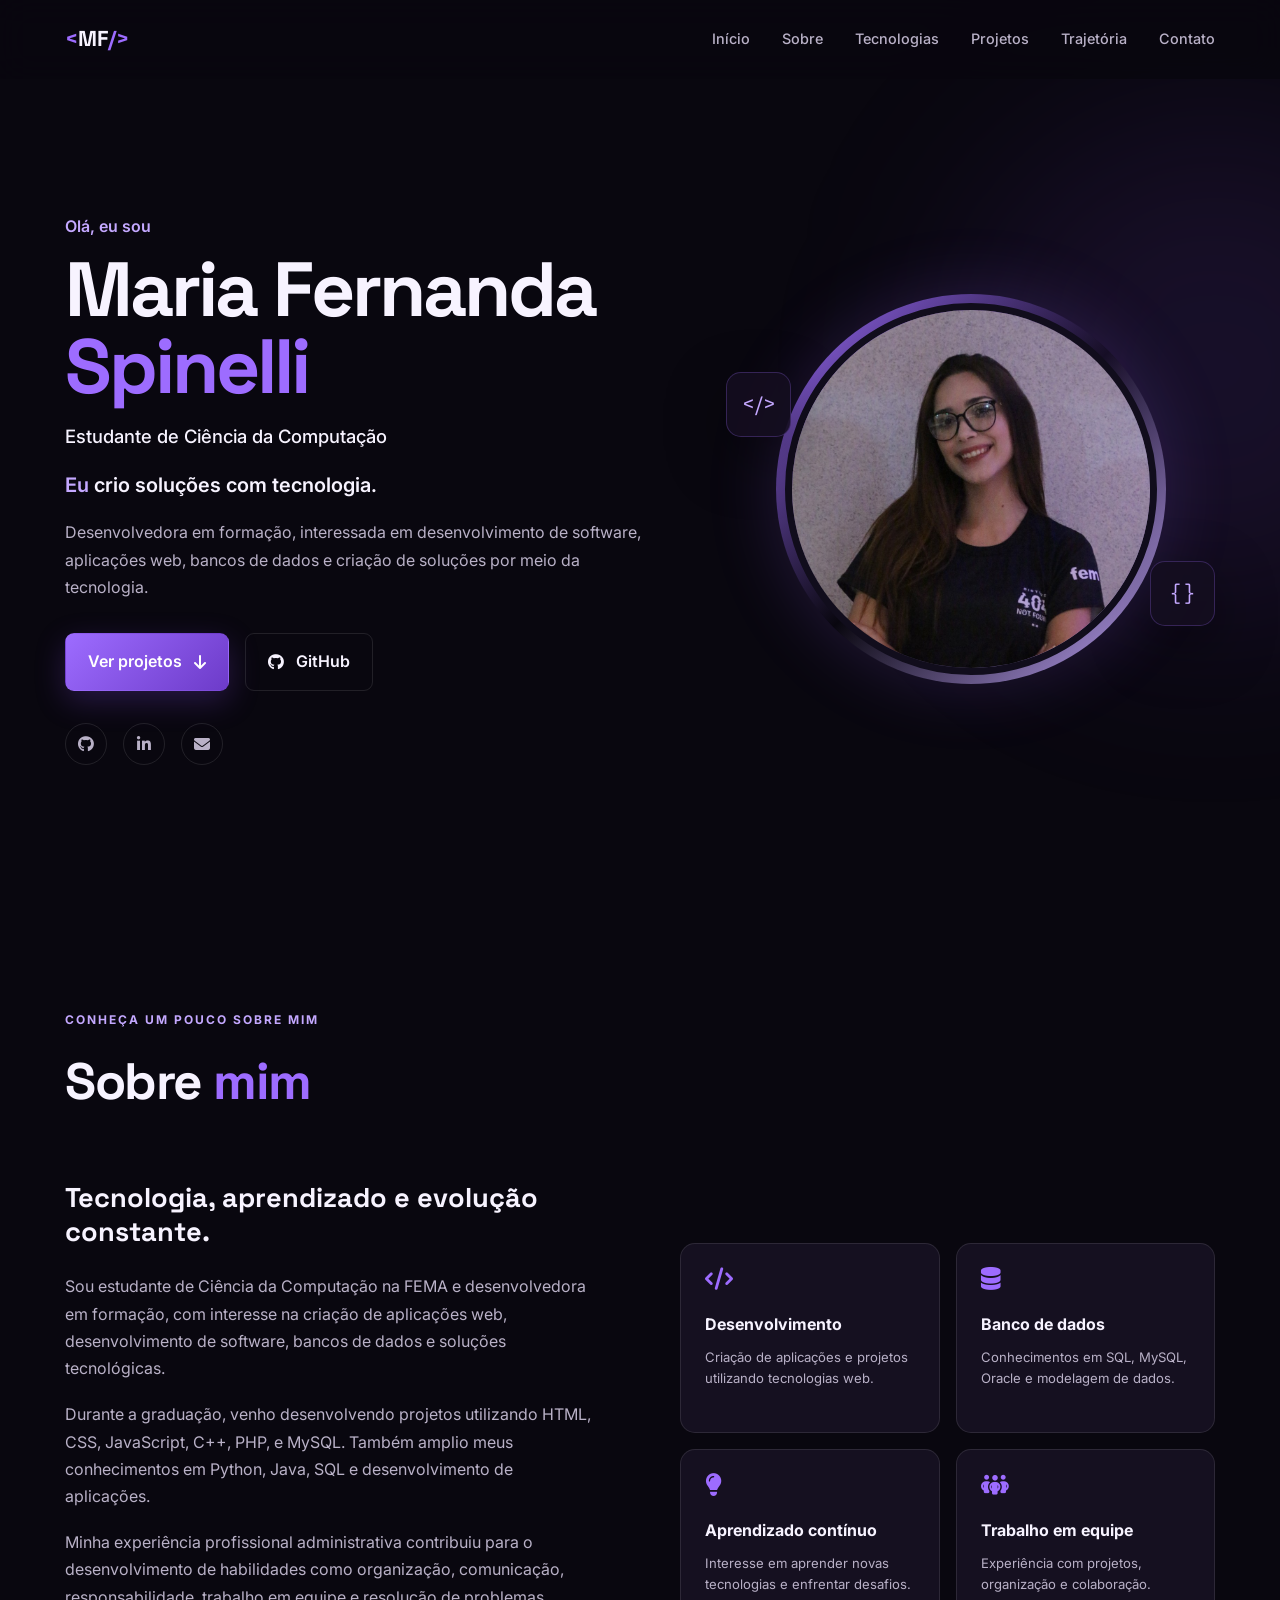
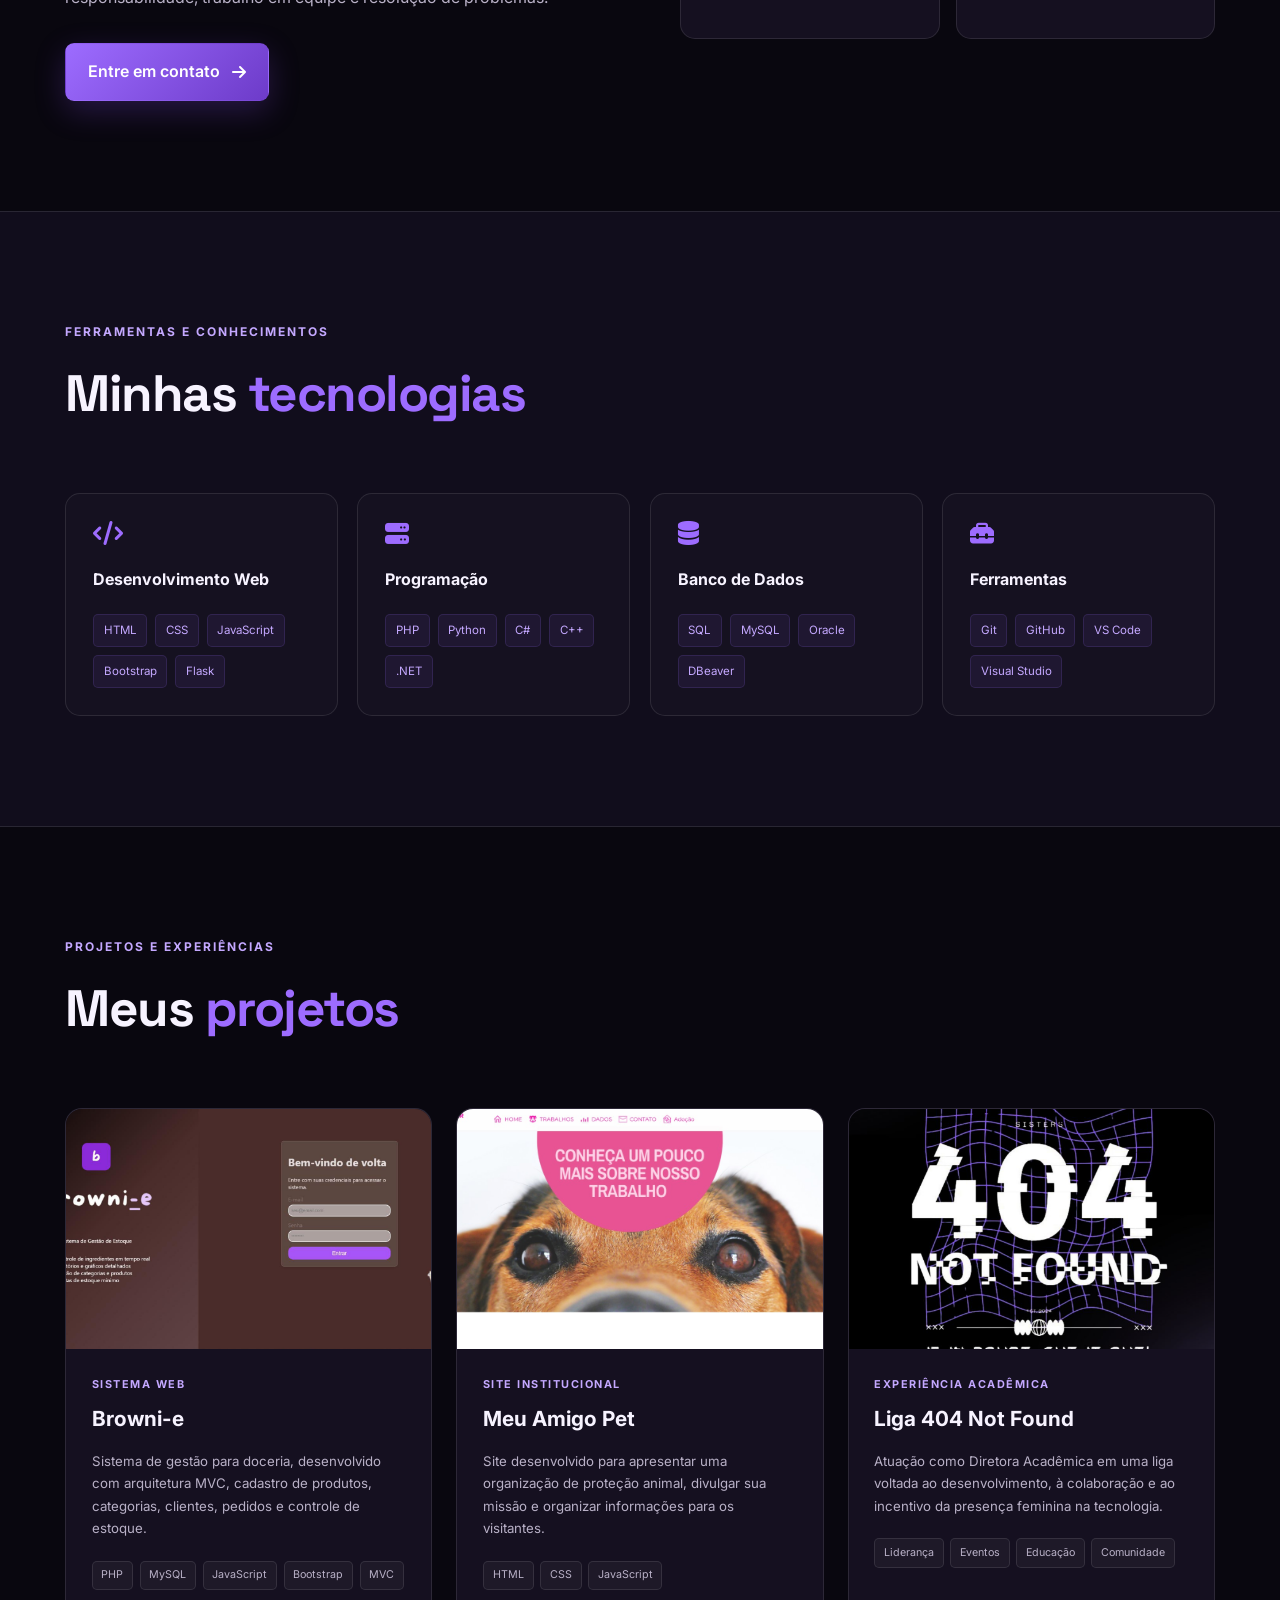
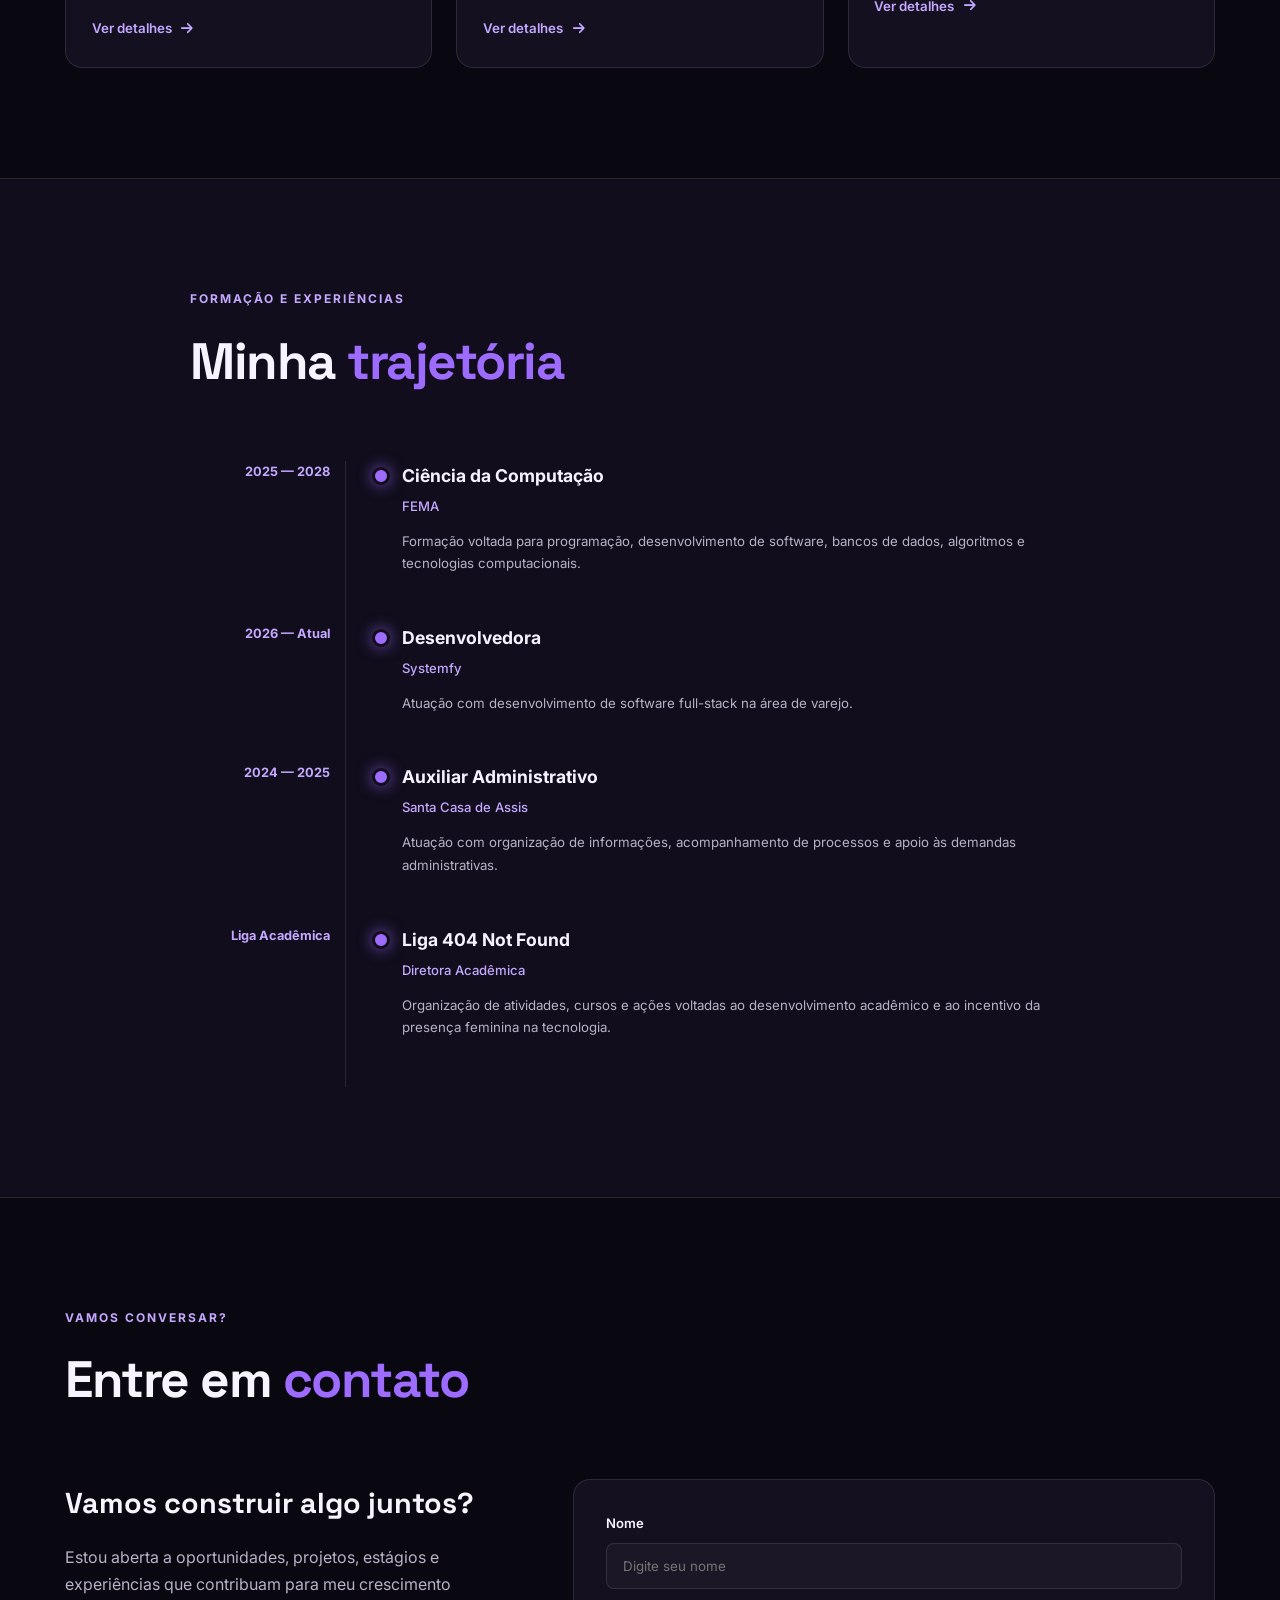
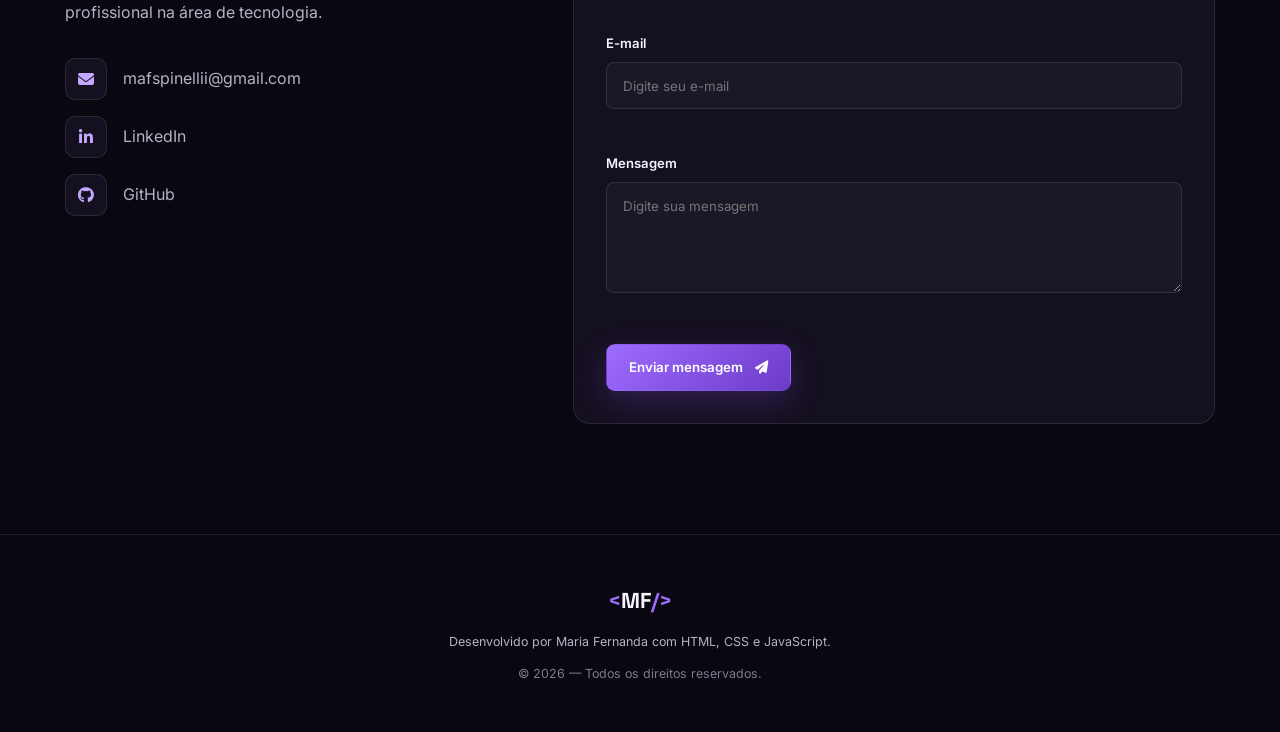
<file: index.html>
<!DOCTYPE html>
<html lang="pt-BR">

<head>
    <meta charset="UTF-8">
    <meta name="viewport" content="width=device-width, initial-scale=1.0">
    <meta name="description" content="Portfólio de Maria Fernanda Spinelli, estudante de Ciência da Computação e desenvolvedora em formação.">
    <title>Maria Fernanda Spinelli | Portfólio</title>

    <!-- CSS -->
    <link rel="stylesheet" href="css/style.css">

    <!-- Font Awesome -->
    <link rel="stylesheet" href="https://cdnjs.cloudflare.com/ajax/libs/font-awesome/6.7.2/css/all.min.css">
</head>

<body>

    <!-- CABEÇALHO -->
    <header class="header">
        <nav class="navbar">
            <a href="#inicio" class="logo">
                <span>&lt;</span>MF<span>/&gt;</span>
            </a>

            <button class="menu-button" id="menu-button" aria-label="Abrir menu">
                <i class="fa-solid fa-bars"></i>
            </button>

            <ul class="nav-links" id="nav-links">
                <li><a href="#inicio">Início</a></li>
                <li><a href="#sobre">Sobre</a></li>
                <li><a href="#tecnologias">Tecnologias</a></li>
                <li><a href="#projetos">Projetos</a></li>
                <li><a href="#trajetoria">Trajetória</a></li>
                <li><a href="#contato">Contato</a></li>
            </ul>
        </nav>
    </header>

    <main>
        <!-- INÍCIO -->
        <section class="inicio" id="inicio">
            <div class="inicio-texto">
                <p class="saudacao">Olá, eu sou</p>

                <h1>Maria Fernanda <span>Spinelli</span></h1>
                <h2>Estudante de Ciência da Computação</h2>

                <p class="texto-dinamico">
                    Eu <span id="texto-digitado"></span>
                </p>

                <p class="descricao-inicial">
                    Desenvolvedora em formação, interessada em desenvolvimento de software, aplicações web, bancos de dados e criação de soluções por meio da tecnologia.
                </p>

                <div class="botoes-inicio">
                    <a href="#projetos" class="botao botao-principal">
                        Ver projetos <i class="fa-solid fa-arrow-down"></i>
                    </a>
                    <a href="https://github.com/mafspinelli-jpg" target="_blank" rel="noopener noreferrer" class="botao botao-secundario">
                        <i class="fa-brands fa-github"></i> GitHub
                    </a>
                </div>

                <div class="redes-sociais">
                    <a href="https://github.com/mafspinelli-jpg" target="_blank" rel="noopener noreferrer" aria-label="GitHub">
                        <i class="fa-brands fa-github"></i>
                    </a>
                    <a href="https://www.linkedin.com/in/mariafernandaspinelli" target="_blank" rel="noopener noreferrer" aria-label="LinkedIn">
                        <i class="fa-brands fa-linkedin-in"></i>
                    </a>
                    <a href="mailto:mafspinellii@gmail.com" aria-label="E-mail">
                        <i class="fa-solid fa-envelope"></i>
                    </a>
                </div>
            </div>

            <!-- FOTO PRINCIPAL -->
            <div class="inicio-imagem">
                <div class="circulo-imagem">
                    <img src="./assets/images/maria-fernanda.jpg" alt="Foto de Maria Fernanda Spinelli">
                </div>
                <div class="codigo codigo-1">&lt;/&gt;</div>
                <div class="codigo codigo-2">{ }</div>
            </div>
        </section>

        <!-- SOBRE -->
        <section class="secao" id="sobre">
            <div class="titulo-secao">
                <p>CONHEÇA UM POUCO SOBRE MIM</p>
                <h2>Sobre <span>mim</span></h2>
            </div>

            <div class="sobre-container">
                <div class="sobre-texto">
                    <h3>Tecnologia, aprendizado e evolução constante.</h3>
                    <p>
                        Sou estudante de Ciência da Computação na FEMA e desenvolvedora em formação, com interesse na criação de aplicações web, desenvolvimento de software, bancos de dados e soluções tecnológicas.
                    </p>
                    <p>
                        Durante a graduação, venho desenvolvendo projetos utilizando HTML, CSS, JavaScript, C++, PHP, e MySQL. Também amplio meus conhecimentos em Python, Java, SQL e desenvolvimento de aplicações.
                    </p>
                    <p>
                        Minha experiência profissional administrativa contribuiu para o desenvolvimento de habilidades como organização, comunicação, responsabilidade, trabalho em equipe e resolução de problemas.
                    </p>
                    <a href="#contato" class="botao botao-principal">
                        Entre em contato <i class="fa-solid fa-arrow-right"></i>
                    </a>
                </div>

                <div class="sobre-cards">
                    <article class="sobre-card">
                        <i class="fa-solid fa-code"></i>
                        <h4>Desenvolvimento</h4>
                        <p>Criação de aplicações e projetos utilizando tecnologias web.</p>
                    </article>

                    <article class="sobre-card">
                        <i class="fa-solid fa-database"></i>
                        <h4>Banco de dados</h4>
                        <p>Conhecimentos em SQL, MySQL, Oracle e modelagem de dados.</p>
                    </article>

                    <article class="sobre-card">
                        <i class="fa-solid fa-lightbulb"></i>
                        <h4>Aprendizado contínuo</h4>
                        <p>Interesse em aprender novas tecnologias e enfrentar desafios.</p>
                    </article>

                    <article class="sobre-card">
                        <i class="fa-solid fa-people-group"></i>
                        <h4>Trabalho em equipe</h4>
                        <p>Experiência com projetos, organização e colaboração.</p>
                    </article>
                </div>
            </div>
        </section>

        <!-- TECNOLOGIAS -->
        <section class="secao tecnologias" id="tecnologias">
            <div class="titulo-secao">
                <p>FERRAMENTAS E CONHECIMENTOS</p>
                <h2>Minhas <span>tecnologias</span></h2>
            </div>

            <div class="tecnologias-container">
                <article class="tecnologia-card">
                    <i class="fa-solid fa-code"></i>
                    <h3>Desenvolvimento Web</h3>
                    <div class="tecnologias-lista">
                        <span>HTML</span>
                        <span>CSS</span>
                        <span>JavaScript</span>
                        <span>Bootstrap</span>
                        <span>Flask</span>
                    </div>
                </article>

                <article class="tecnologia-card">
                    <i class="fa-solid fa-server"></i>
                    <h3>Programação</h3>
                    <div class="tecnologias-lista">
                        <span>PHP</span>
                        <span>Python</span>
                        <span>C#</span>
                        <span>C++</span>
                        <span>.NET</span>
                    </div>
                </article>

                <article class="tecnologia-card">
                    <i class="fa-solid fa-database"></i>
                    <h3>Banco de Dados</h3>
                    <div class="tecnologias-lista">
                        <span>SQL</span>
                        <span>MySQL</span>
                        <span>Oracle</span>
                        <span>DBeaver</span>
                    </div>
                </article>

                <article class="tecnologia-card">
                    <i class="fa-solid fa-toolbox"></i>
                    <h3>Ferramentas</h3>
                    <div class="tecnologias-lista">
                        <span>Git</span>
                        <span>GitHub</span>
                        <span>VS Code</span>
                        <span>Visual Studio</span>
                    </div>
                </article>
            </div>
        </section>

        <!-- PROJETOS -->
        <section class="secao" id="projetos">
            <div class="titulo-secao">
                <p>PROJETOS E EXPERIÊNCIAS</p>
                <h2>Meus <span>projetos</span></h2>
            </div>

            <div class="projetos-container">
                <!-- PROJETO BROWNI-E -->
                <article class="projeto-card">
                    <div class="projeto-imagem">
                        <img src="./assets/images/brownie/brownie-2.jpeg" alt="Sistema de gestão da doceria Browni-e">
                    </div>
                    <div class="projeto-conteudo">
                        <p class="projeto-tipo">SISTEMA WEB</p>
                        <h3>Browni-e</h3>
                        <p>
                            Sistema de gestão para doceria, desenvolvido com arquitetura MVC, cadastro de produtos, categorias, clientes, pedidos e controle de estoque.
                        </p>
                        <div class="tags">
                            <span>PHP</span>
                            <span>MySQL</span>
                            <span>JavaScript</span>
                            <span>Bootstrap</span>
                            <span>MVC</span>
                        </div>
                        <button type="button" class="detalhes-projeto" data-projeto="brownie">
                            Ver detalhes <i class="fa-solid fa-arrow-right"></i>
                        </button>
                    </div>
                </article>

                <!-- PROJETO MEU AMIGO PET -->
                <article class="projeto-card">
                    <div class="projeto-imagem">
                        <img src="./assets/images/meu-amigo-pet/meu-amigo-pet-5.jpeg" alt="Projeto Meu Amigo Pet">
                    </div>
                    <div class="projeto-conteudo">
                        <p class="projeto-tipo">SITE INSTITUCIONAL</p>
                        <h3>Meu Amigo Pet</h3>
                        <p>
                            Site desenvolvido para apresentar uma organização de proteção animal, divulgar sua missão e organizar informações para os visitantes.
                        </p>
                        <div class="tags">
                            <span>HTML</span>
                            <span>CSS</span>
                            <span>JavaScript</span>
                        </div>
                        <button type="button" class="detalhes-projeto" data-projeto="pet">
                            Ver detalhes <i class="fa-solid fa-arrow-right"></i>
                        </button>
                    </div>
                </article>

                <!-- PROJETO LIGA 404 -->
                <article class="projeto-card">
                    <div class="projeto-imagem">
                        <img src="./assets/images/liga-404/liga-404-7.png" alt="Liga Acadêmica 404 Not Found">
                    </div>
                    <div class="projeto-conteudo">
                        <p class="projeto-tipo">EXPERIÊNCIA ACADÊMICA</p>
                        <h3>Liga 404 Not Found</h3>
                        <p>
                            Atuação como Diretora Acadêmica em uma liga voltada ao desenvolvimento, à colaboração e ao incentivo da presença feminina na tecnologia.
                        </p>
                        <div class="tags">
                            <span>Liderança</span>
                            <span>Eventos</span>
                            <span>Educação</span>
                            <span>Comunidade</span>
                        </div>
                        <button type="button" class="detalhes-projeto" data-projeto="liga">
                            Ver detalhes <i class="fa-solid fa-arrow-right"></i>
                        </button>
                    </div>
                </article>
            </div>
        </section>

        <!-- TRAJETÓRIA -->
        <section class="secao trajetoria" id="trajetoria">
            <div class="titulo-secao">
                <p>FORMAÇÃO E EXPERIÊNCIAS</p>
                <h2>Minha <span>trajetória</span></h2>
            </div>

            <div class="timeline">
                <article class="timeline-item">
                    <div class="timeline-data">2025 — 2028</div>
                    <div class="timeline-conteudo">
                        <h3>Ciência da Computação</h3>
                        <h4>FEMA</h4>
                        <p>
                            Formação voltada para programação, desenvolvimento de software, bancos de dados, algoritmos e tecnologias computacionais.
                        </p>
                    </div>
                </article>

                <article class="timeline-item">
                    <div class="timeline-data">2026 — Atual</div>
                    <div class="timeline-conteudo">
                        <h3>Desenvolvedora</h3>
                        <h4>Systemfy</h4>
                        <p>
                            Atuação com desenvolvimento de software full-stack na área de varejo.
                        </p>
                    </div>
                </article>

                <article class="timeline-item">
                    <div class="timeline-data">2024 — 2025</div>
                    <div class="timeline-conteudo">
                        <h3>Auxiliar Administrativo</h3>
                        <h4>Santa Casa de Assis</h4>
                        <p>
                             Atuação com organização de informações, acompanhamento de processos e apoio às demandas administrativas.
                        </p>
                    </div>
                </article>

                <article class="timeline-item">
                    <div class="timeline-data">Liga Acadêmica</div>
                    <div class="timeline-conteudo">
                        <h3>Liga 404 Not Found</h3>
                        <h4>Diretora Acadêmica</h4>
                        <p>
                            Organização de atividades, cursos e ações voltadas ao desenvolvimento acadêmico e ao incentivo da presença feminina na tecnologia.
                        </p>
                    </div>
                </article>
            </div>
        </section>

        <!-- CONTATO -->
        <section class="secao contato" id="contato">
            <div class="titulo-secao">
                <p>VAMOS CONVERSAR?</p>
                <h2>Entre em <span>contato</span></h2>
            </div>

            <div class="contato-container">
                <div class="contato-texto">
                    <h3>Vamos construir algo juntos?</h3>
                    <p>
                        Estou aberta a oportunidades, projetos, estágios e experiências que contribuam para meu crescimento profissional na área de tecnologia.
                    </p>

                    <a href="mailto:mafspinellii@gmail.com" class="contato-item">
                        <i class="fa-solid fa-envelope"></i>
                        <span>mafspinellii@gmail.com</span>
                    </a>

                    <a href="https://www.linkedin.com/in/mariafernandaspinelli" target="_blank" rel="noopener noreferrer" class="contato-item">
                        <i class="fa-brands fa-linkedin-in"></i>
                        <span>LinkedIn</span>
                    </a>

                    <a href="https://github.com/mafspinelli-jpg" target="_blank" rel="noopener noreferrer" class="contato-item">
                        <i class="fa-brands fa-github"></i>
                        <span>GitHub</span>
                    </a>
                </div>

                <form class="formulario" id="formulario" action="https://formsubmit.co/mafspinellii@gmail.com" method="POST">
                    <input type="hidden" name="_subject" value="Nova mensagem recebida pelo portfólio">
                    <input type="hidden" name="_template" value="table">
                    <input type="hidden" name="_captcha" value="true">

                    <div class="campo">
                        <label for="nome">Nome</label>
                        <input type="text" id="nome" name="nome" placeholder="Digite seu nome" required>
                        <small class="erro"></small>
                    </div>

                    <div class="campo">
                        <label for="email">E-mail</label>
                        <input type="email" id="email" name="email" placeholder="Digite seu e-mail" required>
                        <small class="erro"></small>
                    </div>

                    <div class="campo">
                        <label for="mensagem">Mensagem</label>
                        <textarea id="mensagem" name="mensagem" rows="5" placeholder="Digite sua mensagem" required></textarea>
                        <small class="erro"></small>
                    </div>

                    <button type="submit" class="botao botao-principal">
                        Enviar mensagem <i class="fa-solid fa-paper-plane"></i>
                    </button>
                </form>
            </div>
        </section>
    </main>

    <!-- RODAPÉ -->
    <footer>
        <a href="#inicio" class="logo">
            <span>&lt;</span>MF<span>/&gt;</span>
        </a>
        <p>Desenvolvido por Maria Fernanda com HTML, CSS e JavaScript.</p>
        <p class="copyright">© 2026 — Todos os direitos reservados.</p>
    </footer>

    <!-- BOTÃO VOLTAR AO TOPO -->
    <button id="voltar-topo" aria-label="Voltar ao topo">
        <i class="fa-solid fa-arrow-up"></i>
    </button>

    <!-- MODAL -->
    <div class="modal" id="modal">
        <div class="modal-conteudo">
            <button class="fechar-modal" id="fechar-modal" aria-label="Fechar">
                <i class="fa-solid fa-xmark"></i>
            </button>
            <div id="conteudo-modal"></div>
        </div>
    </div>

    <!-- JAVASCRIPT -->
    <script src="js/script.js"></script>
</body>

</html>
</file>
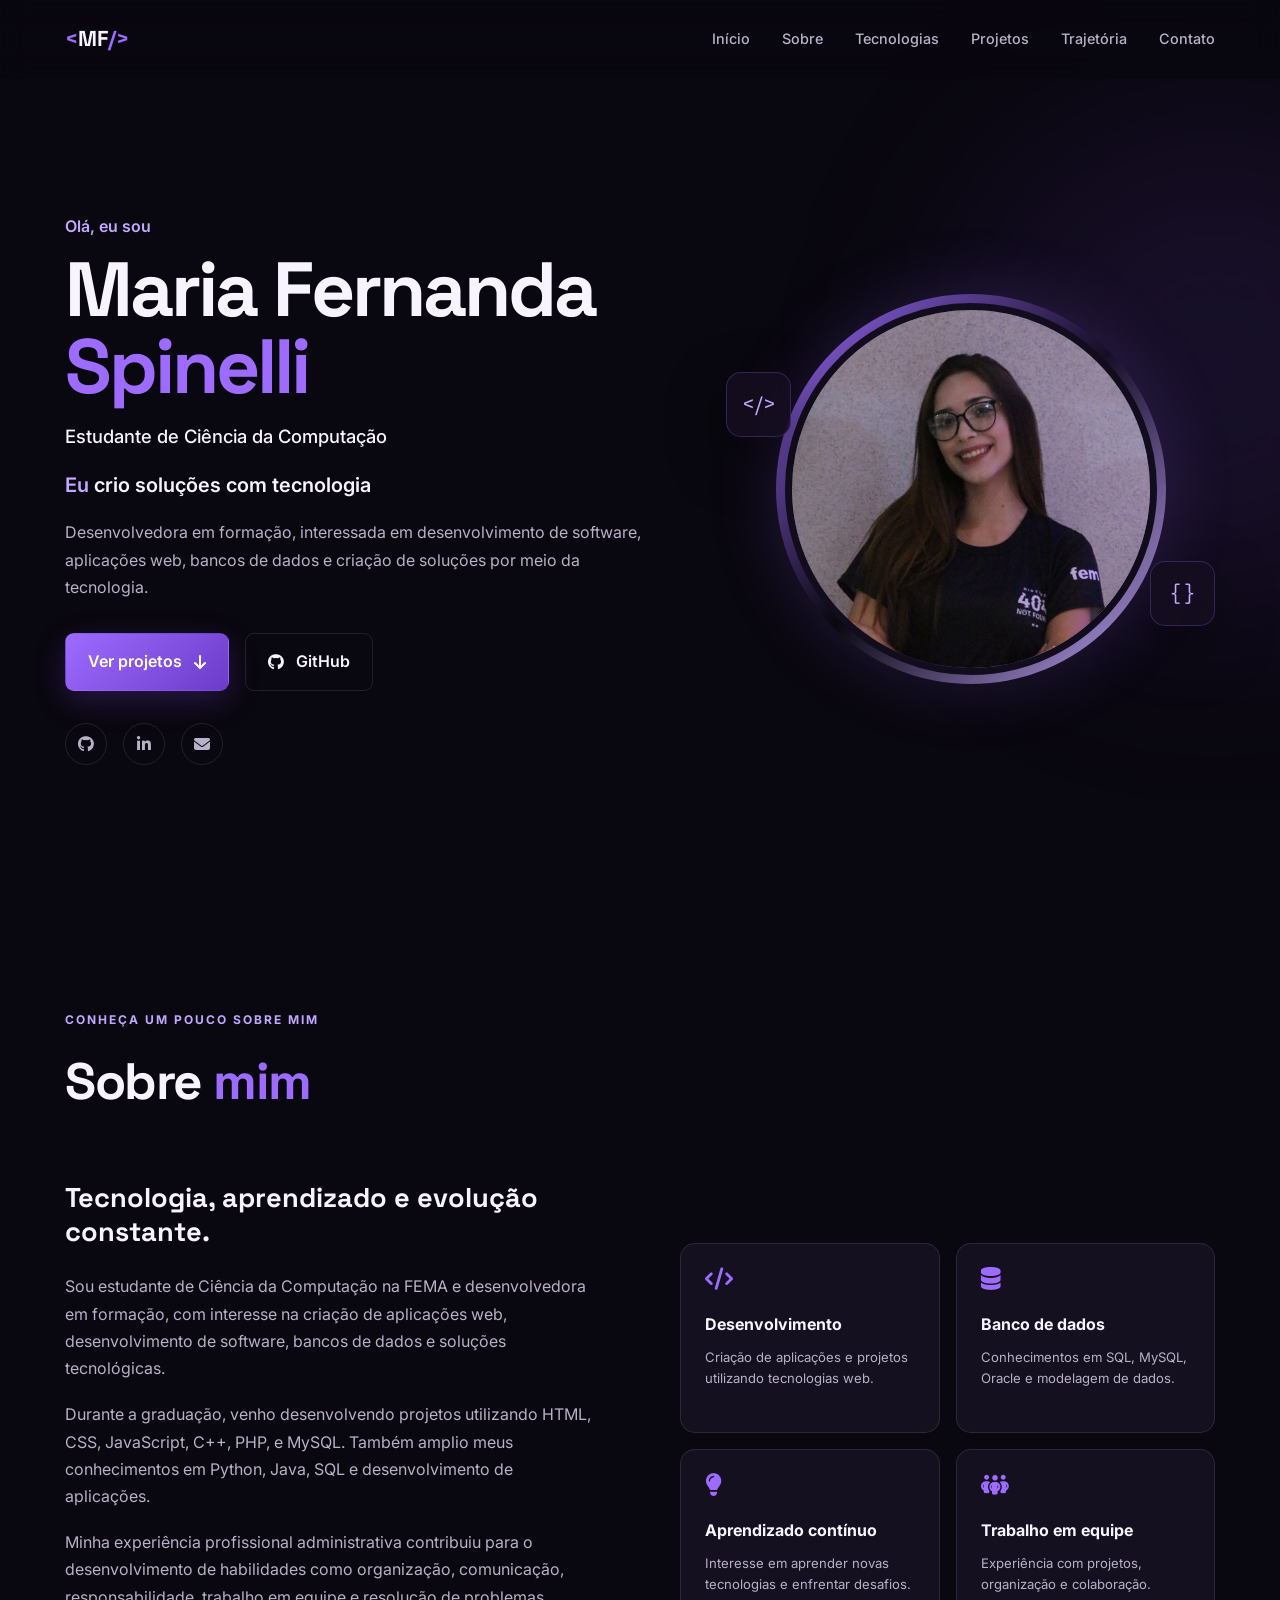
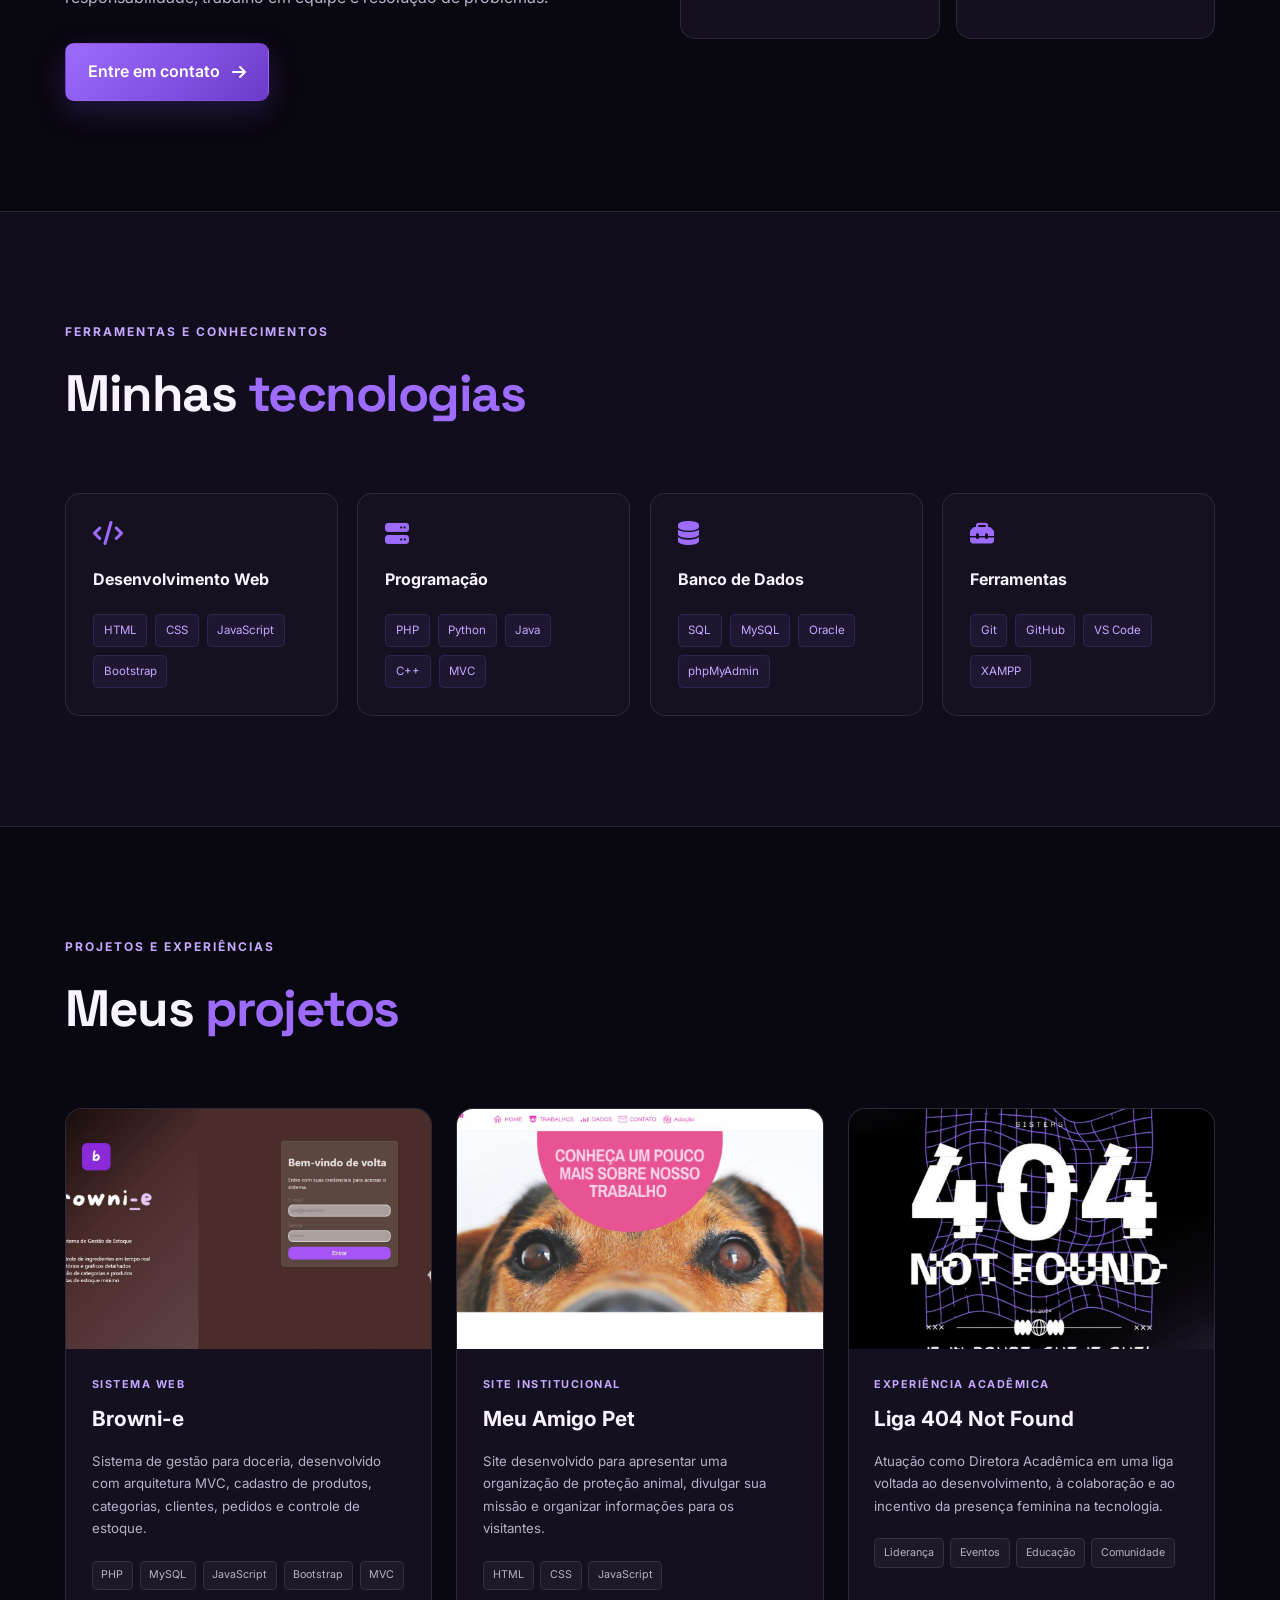
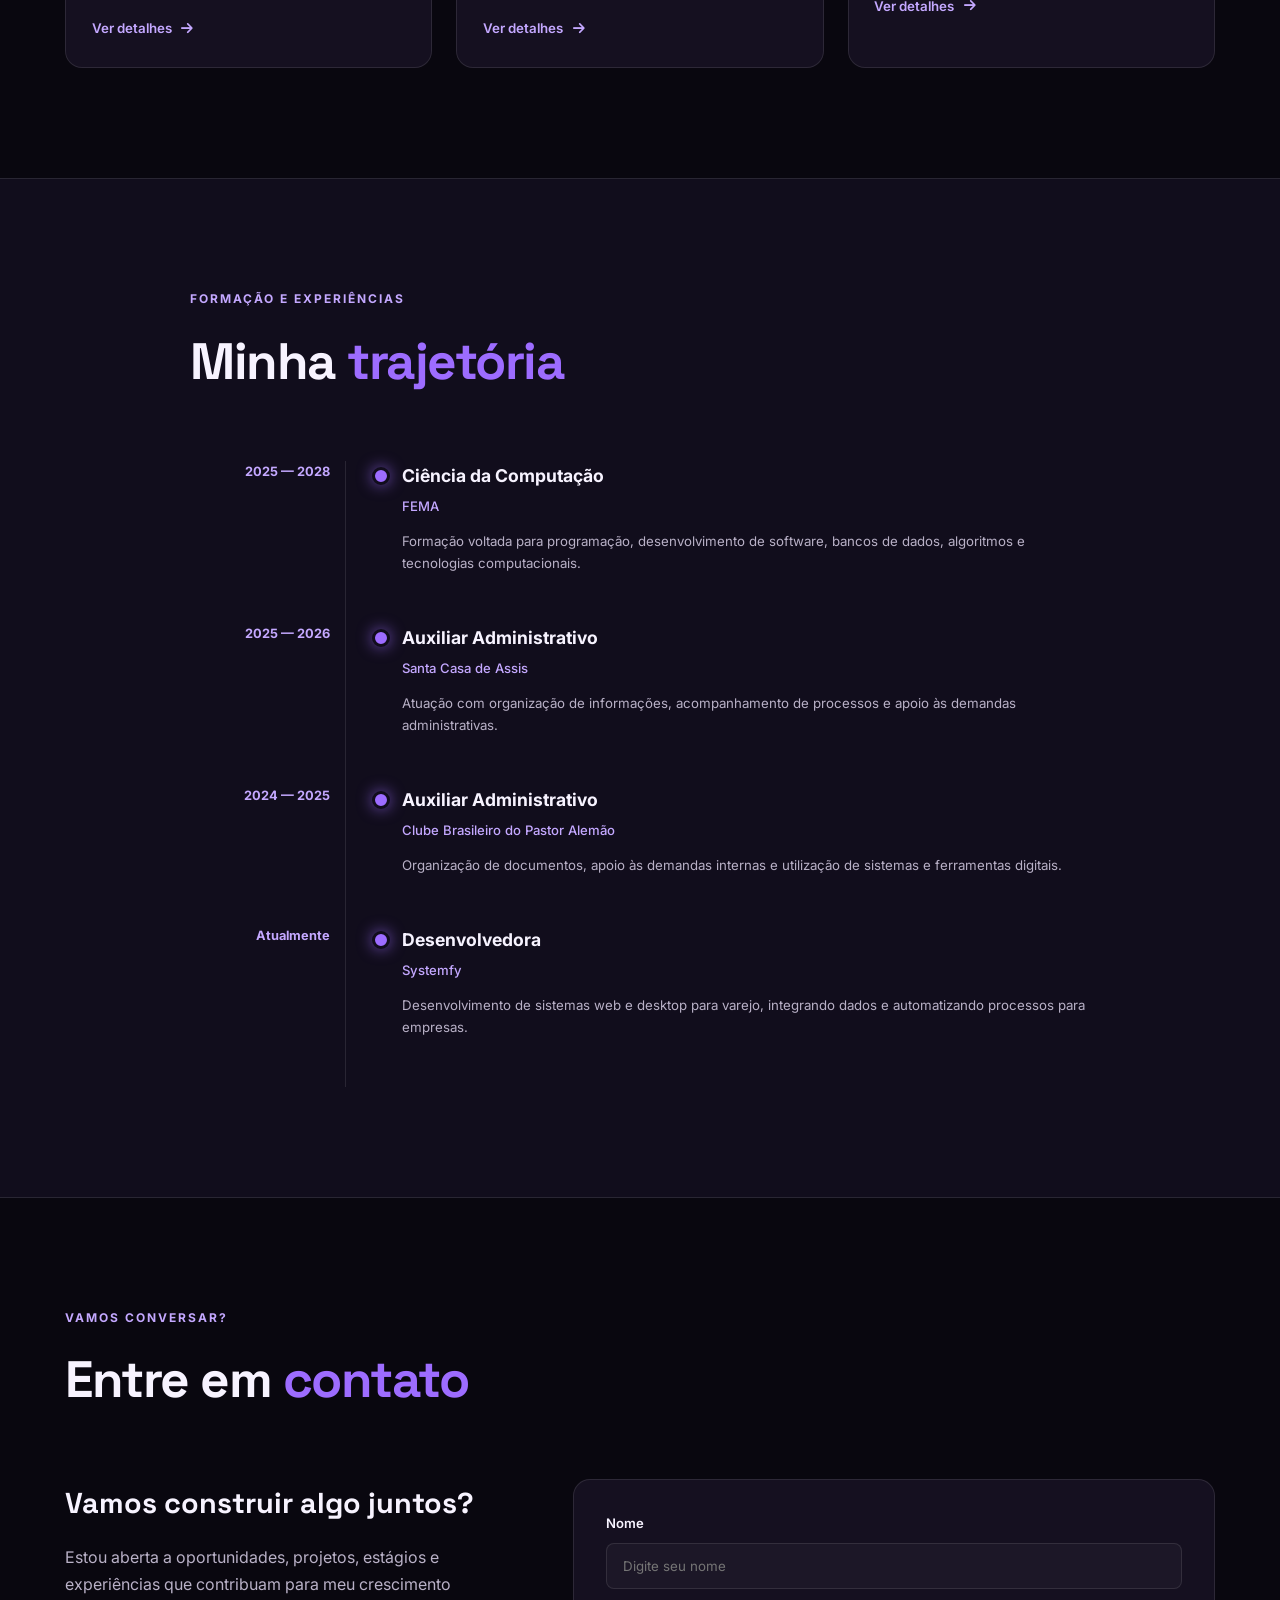
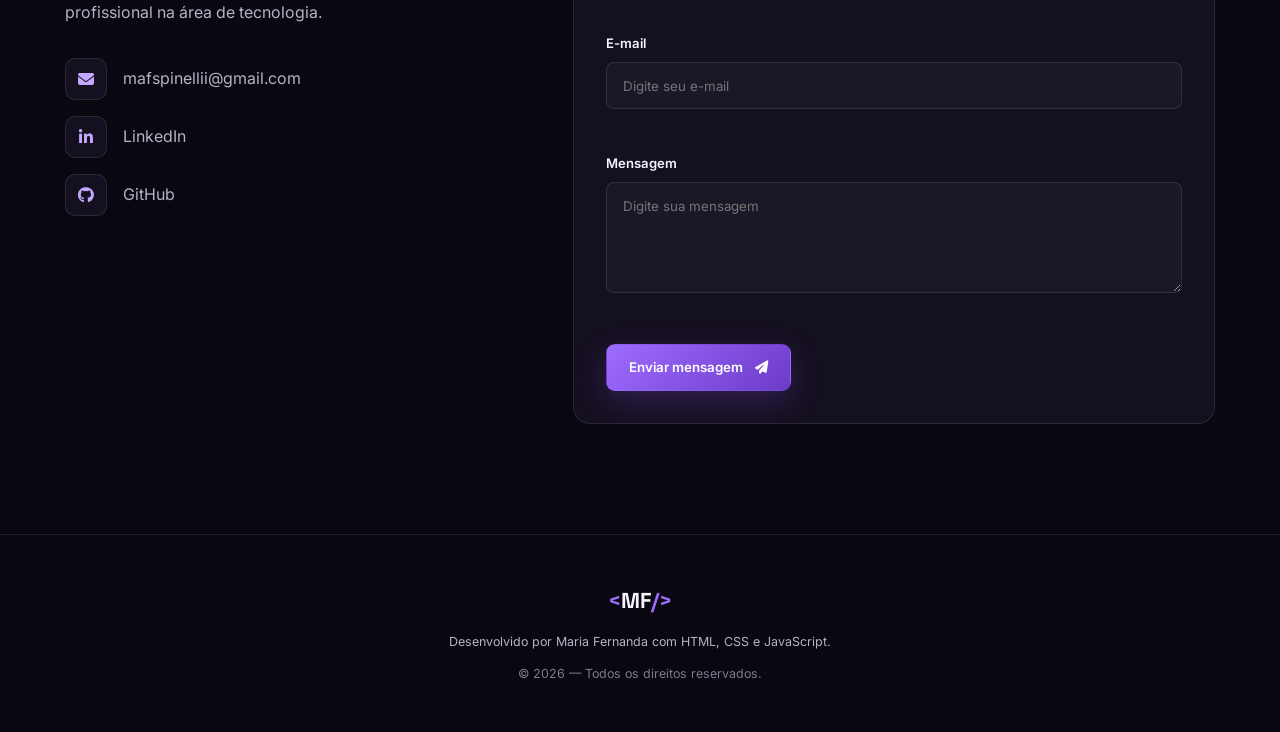
<file: portifolio-maria/index.html>
<!DOCTYPE html>
<html lang="pt-BR">

<head>
    <meta charset="UTF-8">
    <meta name="viewport" content="width=device-width, initial-scale=1.0">
    <meta name="description" content="Portfólio de Maria Fernanda Spinelli, estudante de Ciência da Computação e desenvolvedora em formação.">
    <title>Maria Fernanda Spinelli | Portfólio</title>

    <!-- CSS -->
    <link rel="stylesheet" href="css/style.css">

    <!-- Font Awesome -->
    <link rel="stylesheet" href="https://cdnjs.cloudflare.com/ajax/libs/font-awesome/6.7.2/css/all.min.css">
</head>

<body>

    <!-- CABEÇALHO -->
    <header class="header">
        <nav class="navbar">
            <a href="#inicio" class="logo">
                <span>&lt;</span>MF<span>/&gt;</span>
            </a>

            <button class="menu-button" id="menu-button" aria-label="Abrir menu">
                <i class="fa-solid fa-bars"></i>
            </button>

            <ul class="nav-links" id="nav-links">
                <li><a href="#inicio">Início</a></li>
                <li><a href="#sobre">Sobre</a></li>
                <li><a href="#tecnologias">Tecnologias</a></li>
                <li><a href="#projetos">Projetos</a></li>
                <li><a href="#trajetoria">Trajetória</a></li>
                <li><a href="#contato">Contato</a></li>
            </ul>
        </nav>
    </header>

    <main>
        <!-- INÍCIO -->
        <section class="inicio" id="inicio">
            <div class="inicio-texto">
                <p class="saudacao">Olá, eu sou</p>

                <h1>Maria Fernanda <span>Spinelli</span></h1>
                <h2>Estudante de Ciência da Computação</h2>

                <p class="texto-dinamico">
                    Eu <span id="texto-digitado"></span>
                </p>

                <p class="descricao-inicial">
                    Desenvolvedora em formação, interessada em desenvolvimento de software, aplicações web, bancos de dados e criação de soluções por meio da tecnologia.
                </p>

                <div class="botoes-inicio">
                    <a href="#projetos" class="botao botao-principal">
                        Ver projetos <i class="fa-solid fa-arrow-down"></i>
                    </a>
                    <a href="https://github.com/mafspinelli-jpg" target="_blank" rel="noopener noreferrer" class="botao botao-secundario">
                        <i class="fa-brands fa-github"></i> GitHub
                    </a>
                </div>

                <div class="redes-sociais">
                    <a href="https://github.com/mafspinelli-jpg" target="_blank" rel="noopener noreferrer" aria-label="GitHub">
                        <i class="fa-brands fa-github"></i>
                    </a>
                    <a href="https://www.linkedin.com/in/mariafernandaspinelli" target="_blank" rel="noopener noreferrer" aria-label="LinkedIn">
                        <i class="fa-brands fa-linkedin-in"></i>
                    </a>
                    <a href="mailto:mafspinellii@gmail.com" aria-label="E-mail">
                        <i class="fa-solid fa-envelope"></i>
                    </a>
                </div>
            </div>

            <!-- FOTO PRINCIPAL -->
            <div class="inicio-imagem">
                <div class="circulo-imagem">
                    <img src="./assets/images/maria-fernanda.jpg" alt="Foto de Maria Fernanda Spinelli">
                </div>
                <div class="codigo codigo-1">&lt;/&gt;</div>
                <div class="codigo codigo-2">{ }</div>
            </div>
        </section>

        <!-- SOBRE -->
        <section class="secao" id="sobre">
            <div class="titulo-secao">
                <p>CONHEÇA UM POUCO SOBRE MIM</p>
                <h2>Sobre <span>mim</span></h2>
            </div>

            <div class="sobre-container">
                <div class="sobre-texto">
                    <h3>Tecnologia, aprendizado e evolução constante.</h3>
                    <p>
                        Sou estudante de Ciência da Computação na FEMA e desenvolvedora em formação, com interesse na criação de aplicações web, desenvolvimento de software, bancos de dados e soluções tecnológicas.
                    </p>
                    <p>
                        Durante a graduação, venho desenvolvendo projetos utilizando HTML, CSS, JavaScript, C++, PHP, e MySQL. Também amplio meus conhecimentos em Python, Java, SQL e desenvolvimento de aplicações.
                    </p>
                    <p>
                        Minha experiência profissional administrativa contribuiu para o desenvolvimento de habilidades como organização, comunicação, responsabilidade, trabalho em equipe e resolução de problemas.
                    </p>
                    <a href="#contato" class="botao botao-principal">
                        Entre em contato <i class="fa-solid fa-arrow-right"></i>
                    </a>
                </div>

                <div class="sobre-cards">
                    <article class="sobre-card">
                        <i class="fa-solid fa-code"></i>
                        <h4>Desenvolvimento</h4>
                        <p>Criação de aplicações e projetos utilizando tecnologias web.</p>
                    </article>

                    <article class="sobre-card">
                        <i class="fa-solid fa-database"></i>
                        <h4>Banco de dados</h4>
                        <p>Conhecimentos em SQL, MySQL, Oracle e modelagem de dados.</p>
                    </article>

                    <article class="sobre-card">
                        <i class="fa-solid fa-lightbulb"></i>
                        <h4>Aprendizado contínuo</h4>
                        <p>Interesse em aprender novas tecnologias e enfrentar desafios.</p>
                    </article>

                    <article class="sobre-card">
                        <i class="fa-solid fa-people-group"></i>
                        <h4>Trabalho em equipe</h4>
                        <p>Experiência com projetos, organização e colaboração.</p>
                    </article>
                </div>
            </div>
        </section>

        <!-- TECNOLOGIAS -->
        <section class="secao tecnologias" id="tecnologias">
            <div class="titulo-secao">
                <p>FERRAMENTAS E CONHECIMENTOS</p>
                <h2>Minhas <span>tecnologias</span></h2>
            </div>

            <div class="tecnologias-container">
                <article class="tecnologia-card">
                    <i class="fa-solid fa-code"></i>
                    <h3>Desenvolvimento Web</h3>
                    <div class="tecnologias-lista">
                        <span>HTML</span>
                        <span>CSS</span>
                        <span>JavaScript</span>
                        <span>Bootstrap</span>
                    </div>
                </article>

                <article class="tecnologia-card">
                    <i class="fa-solid fa-server"></i>
                    <h3>Programação</h3>
                    <div class="tecnologias-lista">
                        <span>PHP</span>
                        <span>Python</span>
                        <span>Java</span>
                        <span>C++</span>
                        <span>MVC</span>
                    </div>
                </article>

                <article class="tecnologia-card">
                    <i class="fa-solid fa-database"></i>
                    <h3>Banco de Dados</h3>
                    <div class="tecnologias-lista">
                        <span>SQL</span>
                        <span>MySQL</span>
                        <span>Oracle</span>
                        <span>phpMyAdmin</span>
                    </div>
                </article>

                <article class="tecnologia-card">
                    <i class="fa-solid fa-toolbox"></i>
                    <h3>Ferramentas</h3>
                    <div class="tecnologias-lista">
                        <span>Git</span>
                        <span>GitHub</span>
                        <span>VS Code</span>
                        <span>XAMPP</span>
                    </div>
                </article>
            </div>
        </section>

        <!-- PROJETOS -->
        <section class="secao" id="projetos">
            <div class="titulo-secao">
                <p>PROJETOS E EXPERIÊNCIAS</p>
                <h2>Meus <span>projetos</span></h2>
            </div>

            <div class="projetos-container">
                <!-- PROJETO BROWNI-E -->
                <article class="projeto-card">
                    <div class="projeto-imagem">
                        <img src="./assets/images/brownie/brownie-2.jpeg" alt="Sistema de gestão da doceria Browni-e">
                    </div>
                    <div class="projeto-conteudo">
                        <p class="projeto-tipo">SISTEMA WEB</p>
                        <h3>Browni-e</h3>
                        <p>
                            Sistema de gestão para doceria, desenvolvido com arquitetura MVC, cadastro de produtos, categorias, clientes, pedidos e controle de estoque.
                        </p>
                        <div class="tags">
                            <span>PHP</span>
                            <span>MySQL</span>
                            <span>JavaScript</span>
                            <span>Bootstrap</span>
                            <span>MVC</span>
                        </div>
                        <button type="button" class="detalhes-projeto" data-projeto="brownie">
                            Ver detalhes <i class="fa-solid fa-arrow-right"></i>
                        </button>
                    </div>
                </article>

                <!-- PROJETO MEU AMIGO PET -->
                <article class="projeto-card">
                    <div class="projeto-imagem">
                        <img src="./assets/images/meu-amigo-pet/meu-amigo-pet-5.jpeg" alt="Projeto Meu Amigo Pet">
                    </div>
                    <div class="projeto-conteudo">
                        <p class="projeto-tipo">SITE INSTITUCIONAL</p>
                        <h3>Meu Amigo Pet</h3>
                        <p>
                            Site desenvolvido para apresentar uma organização de proteção animal, divulgar sua missão e organizar informações para os visitantes.
                        </p>
                        <div class="tags">
                            <span>HTML</span>
                            <span>CSS</span>
                            <span>JavaScript</span>
                        </div>
                        <button type="button" class="detalhes-projeto" data-projeto="pet">
                            Ver detalhes <i class="fa-solid fa-arrow-right"></i>
                        </button>
                    </div>
                </article>

                <!-- PROJETO LIGA 404 -->
                <article class="projeto-card">
                    <div class="projeto-imagem">
                        <img src="./assets/images/liga-404/liga-404-7.png" alt="Liga Acadêmica 404 Not Found">
                    </div>
                    <div class="projeto-conteudo">
                        <p class="projeto-tipo">EXPERIÊNCIA ACADÊMICA</p>
                        <h3>Liga 404 Not Found</h3>
                        <p>
                            Atuação como Diretora Acadêmica em uma liga voltada ao desenvolvimento, à colaboração e ao incentivo da presença feminina na tecnologia.
                        </p>
                        <div class="tags">
                            <span>Liderança</span>
                            <span>Eventos</span>
                            <span>Educação</span>
                            <span>Comunidade</span>
                        </div>
                        <button type="button" class="detalhes-projeto" data-projeto="liga">
                            Ver detalhes <i class="fa-solid fa-arrow-right"></i>
                        </button>
                    </div>
                </article>
            </div>
        </section>

        <!-- TRAJETÓRIA -->
        <section class="secao trajetoria" id="trajetoria">
            <div class="titulo-secao">
                <p>FORMAÇÃO E EXPERIÊNCIAS</p>
                <h2>Minha <span>trajetória</span></h2>
            </div>

            <div class="timeline">
                <article class="timeline-item">
                    <div class="timeline-data">2025 — 2028</div>
                    <div class="timeline-conteudo">
                        <h3>Ciência da Computação</h3>
                        <h4>FEMA</h4>
                        <p>
                            Formação voltada para programação, desenvolvimento de software, bancos de dados, algoritmos e tecnologias computacionais.
                        </p>
                    </div>
                </article>

                <article class="timeline-item">
                    <div class="timeline-data">2025 — 2026</div>
                    <div class="timeline-conteudo">
                        <h3>Auxiliar Administrativo</h3>
                        <h4>Santa Casa de Assis</h4>
                        <p>
                            Atuação com organização de informações, acompanhamento de processos e apoio às demandas administrativas.
                        </p>
                    </div>
                </article>

                <article class="timeline-item">
                    <div class="timeline-data">2024 — 2025</div>
                    <div class="timeline-conteudo">
                        <h3>Auxiliar Administrativo</h3>
                        <h4>Clube Brasileiro do Pastor Alemão</h4>
                        <p>
                            Organização de documentos, apoio às demandas internas e utilização de sistemas e ferramentas digitais.
                        </p>
                    </div>
                </article>

                <article class="timeline-item">
                    <div class="timeline-data">Atualmente</div>
                    <div class="timeline-conteudo">
                        <h3>Desenvolvedora</h3>
                        <h4>Systemfy</h4>
                        <p>
                            Desenvolvimento de sistemas web e desktop para varejo, integrando dados e automatizando processos para empresas.
                        </p>
                    </div>
                </article>
            </div>
        </section>

        <!-- CONTATO -->
        <section class="secao contato" id="contato">
            <div class="titulo-secao">
                <p>VAMOS CONVERSAR?</p>
                <h2>Entre em <span>contato</span></h2>
            </div>

            <div class="contato-container">
                <div class="contato-texto">
                    <h3>Vamos construir algo juntos?</h3>
                    <p>
                        Estou aberta a oportunidades, projetos, estágios e experiências que contribuam para meu crescimento profissional na área de tecnologia.
                    </p>

                    <a href="mailto:mafspinellii@gmail.com" class="contato-item">
                        <i class="fa-solid fa-envelope"></i>
                        <span>mafspinellii@gmail.com</span>
                    </a>

                    <a href="https://www.linkedin.com/in/mariafernandaspinelli" target="_blank" rel="noopener noreferrer" class="contato-item">
                        <i class="fa-brands fa-linkedin-in"></i>
                        <span>LinkedIn</span>
                    </a>

                    <a href="https://github.com/mafspinelli-jpg" target="_blank" rel="noopener noreferrer" class="contato-item">
                        <i class="fa-brands fa-github"></i>
                        <span>GitHub</span>
                    </a>
                </div>

                <form class="formulario" id="formulario" action="https://formsubmit.co/mafspinellii@gmail.com" method="POST">
                    <input type="hidden" name="_subject" value="Nova mensagem recebida pelo portfólio">
                    <input type="hidden" name="_template" value="table">
                    <input type="hidden" name="_captcha" value="true">

                    <div class="campo">
                        <label for="nome">Nome</label>
                        <input type="text" id="nome" name="nome" placeholder="Digite seu nome" required>
                        <small class="erro"></small>
                    </div>

                    <div class="campo">
                        <label for="email">E-mail</label>
                        <input type="email" id="email" name="email" placeholder="Digite seu e-mail" required>
                        <small class="erro"></small>
                    </div>

                    <div class="campo">
                        <label for="mensagem">Mensagem</label>
                        <textarea id="mensagem" name="mensagem" rows="5" placeholder="Digite sua mensagem" required></textarea>
                        <small class="erro"></small>
                    </div>

                    <button type="submit" class="botao botao-principal">
                        Enviar mensagem <i class="fa-solid fa-paper-plane"></i>
                    </button>
                </form>
            </div>
        </section>
    </main>

    <!-- RODAPÉ -->
    <footer>
        <a href="#inicio" class="logo">
            <span>&lt;</span>MF<span>/&gt;</span>
        </a>
        <p>Desenvolvido por Maria Fernanda com HTML, CSS e JavaScript.</p>
        <p class="copyright">© 2026 — Todos os direitos reservados.</p>
    </footer>

    <!-- BOTÃO VOLTAR AO TOPO -->
    <button id="voltar-topo" aria-label="Voltar ao topo">
        <i class="fa-solid fa-arrow-up"></i>
    </button>

    <!-- MODAL -->
    <div class="modal" id="modal">
        <div class="modal-conteudo">
            <button class="fechar-modal" id="fechar-modal" aria-label="Fechar">
                <i class="fa-solid fa-xmark"></i>
            </button>
            <div id="conteudo-modal"></div>
        </div>
    </div>

    <!-- JAVASCRIPT -->
    <script src="js/script.js"></script>
</body>

</html>
</file>
<file: css/style.css>
/* CONFIGURAÇÕES GERAIS */

@import url("https://fonts.googleapis.com/css2?family=Inter:wght@400;500;600;700;800&family=Space+Grotesk:wght@500;600;700&display=swap");

:root {
    --fundo: #09070f;
    --fundo-secundario: #110d1c;
    --card: #151020;

    --roxo: #9d6cff;
    --roxo-claro: #c4a8ff;
    --roxo-escuro: #6d3bc9;

    --branco: #f7f3ff;
    --texto: #b9b1c7;
    --texto-escuro: #81798f;

    --borda: rgba(255, 255, 255, 0.10);
    --sombra: 0 20px 60px rgba(0, 0, 0, 0.40);

    --fonte-principal: "Inter", sans-serif;
    --fonte-titulo: "Space Grotesk", sans-serif;
}

* {
    margin: 0;
    padding: 0;
    box-sizing: border-box;
}

html {
    scroll-behavior: smooth;
}

body {
    background-color: var(--fundo);
    color: var(--texto);
    font-family: var(--fonte-principal);
    line-height: 1.7;
    overflow-x: hidden;
}

a {
    color: inherit;
    text-decoration: none;
}

ul {
    list-style: none;
}

button,
input,
textarea {
    font-family: inherit;
}

/* CABEÇALHO */

.header {
    width: 100%;
    position: fixed;
    top: 0;
    left: 0;
    background-color: rgba(9, 7, 15, 0.85);
    backdrop-filter: blur(16px);
    -webkit-backdrop-filter: blur(16px);
    border-bottom: 1px solid transparent;
    z-index: 1000;
    transition: 0.3s;
}

.header.rolando {
    border-bottom-color: var(--borda);
    box-shadow: 0 10px 30px rgba(0, 0, 0, 0.20);
}

.navbar {
    width: min(1150px, 90%);
    height: 78px;
    margin: auto;
    display: flex;
    align-items: center;
    justify-content: space-between;
}

.logo {
    color: var(--branco);
    font-family: var(--fonte-titulo);
    font-size: 1.35rem;
    font-weight: 700;
}

.logo span {
    color: var(--roxo);
}

.nav-links {
    display: flex;
    align-items: center;
    gap: 2rem;
}

.nav-links a {
    color: var(--texto);
    font-size: 0.9rem;
    font-weight: 500;
    position: relative;
    transition: 0.3s;
}

.nav-links a:hover {
    color: var(--branco);
}

.nav-links a::after {
    content: "";
    width: 0;
    height: 2px;
    position: absolute;
    left: 0;
    bottom: -7px;
    background-color: var(--roxo);
    transition: 0.3s;
}

.nav-links a:hover::after {
    width: 100%;
}

.menu-button {
    display: none;
    background: transparent;
    color: var(--branco);
    border: none;
    font-size: 1.4rem;
    cursor: pointer;
}

/* SEÇÃO INICIAL */

.inicio {
    width: min(1150px, 90%);
    min-height: 100vh;
    margin: auto;
    padding-top: 78px;
    display: grid;
    grid-template-columns: 1.1fr 0.9fr;
    align-items: center;
    gap: 4rem;
    position: relative;
}

.inicio::before {
    content: "";
    width: 500px;
    height: 500px;
    position: absolute;
    right: -250px;
    top: 120px;
    background-color: rgba(128, 72, 230, 0.12);
    filter: blur(100px);
    border-radius: 50%;
    pointer-events: none;
}

.inicio-texto {
    position: relative;
    z-index: 2;
}

.saudacao {
    color: var(--roxo-claro);
    font-size: 1rem;
    font-weight: 600;
    margin-bottom: 0.7rem;
}

.inicio h1 {
    color: var(--branco);
    font-family: var(--fonte-titulo);
    font-size: clamp(3rem, 6vw, 5.5rem);
    line-height: 1;
    letter-spacing: -3px;
    margin-bottom: 1rem;
}

.inicio h1 span {
    color: var(--roxo);
}

.inicio h2 {
    color: var(--branco);
    font-size: 1.15rem;
    font-weight: 500;
    margin-bottom: 1rem;
}

.texto-dinamico {
    min-height: 35px;
    color: var(--roxo-claro);
    font-size: 1.25rem;
    font-weight: 600;
    margin-bottom: 1rem;
}

#texto-digitado {
    color: var(--branco);
}

.descricao-inicial {
    max-width: 610px;
    font-size: 1rem;
    margin-bottom: 2rem;
}

/* BOTÕES */

.botoes-inicio {
    display: flex;
    flex-wrap: wrap;
    gap: 1rem;
    margin-bottom: 2rem;
}

.botao {
    display: inline-flex;
    align-items: center;
    justify-content: center;
    gap: 0.7rem;
    padding: 0.9rem 1.4rem;
    border: 1px solid transparent;
    border-radius: 9px;
    font-weight: 600;
    cursor: pointer;
    transition: 0.3s;
}

.botao-principal {
    color: white;
    background: linear-gradient(135deg, var(--roxo), var(--roxo-escuro));
    box-shadow: 0 10px 30px rgba(126, 71, 226, 0.25);
}

.botao-principal:hover {
    transform: translateY(-4px);
    box-shadow: 0 15px 35px rgba(126, 71, 226, 0.40);
}

.botao-secundario {
    color: var(--branco);
    background-color: transparent;
    border-color: var(--borda);
}

.botao-secundario:hover {
    border-color: var(--roxo);
    background-color: rgba(157, 108, 255, 0.08);
}

/* REDES SOCIAIS */

.redes-sociais {
    display: flex;
    gap: 1rem;
}

.redes-sociais a {
    width: 42px;
    height: 42px;
    display: grid;
    place-items: center;
    color: var(--texto);
    border: 1px solid var(--borda);
    border-radius: 50%;
    transition: 0.3s;
}

.redes-sociais a:hover {
    color: var(--branco);
    border-color: var(--roxo);
    transform: translateY(-4px);
    background-color: rgba(157, 108, 255, 0.10);
}

/* FOTO INICIAL */

.inicio-imagem {
    position: relative;
    display: grid;
    place-items: center;
}

.circulo-imagem {
    width: min(390px, 80vw);
    aspect-ratio: 1;
    padding: 9px;
    border-radius: 50%;
    background: linear-gradient(135deg, var(--roxo), transparent, var(--roxo-claro));
    box-shadow: 0 0 70px rgba(157, 108, 255, 0.18);
    animation: flutuar 5s ease-in-out infinite;
}

.circulo-imagem img {
    width: 100%;
    height: 100%;
    display: block;
    object-fit: cover;
    object-position: center top;
    border: 7px solid var(--fundo-secundario);
    border-radius: 50%;
}

@keyframes flutuar {
    0%, 100% {
        transform: translateY(0);
    }
    50% {
        transform: translateY(-15px);
    }
}

.codigo {
    width: 65px;
    height: 65px;
    position: absolute;
    display: grid;
    place-items: center;
    color: var(--roxo-claro);
    background-color: rgba(20, 14, 32, 0.90);
    border: 1px solid rgba(157, 108, 255, 0.25);
    border-radius: 15px;
    font-family: var(--fonte-titulo);
    font-size: 1.3rem;
    box-shadow: var(--sombra);
    animation: flutuar 4s ease-in-out infinite;
}

.codigo-1 {
    left: 0;
    top: 20%;
}

.codigo-2 {
    right: 0;
    bottom: 15%;
    animation-delay: 1s;
}

/* SEÇÕES */

.secao {
    width: min(1150px, 90%);
    margin: auto;
    padding: 110px 0;
}

.titulo-secao {
    margin-bottom: 3.5rem;
}

.titulo-secao > p {
    color: var(--roxo-claro);
    font-size: 0.75rem;
    font-weight: 700;
    letter-spacing: 2px;
    margin-bottom: 0.5rem;
}

.titulo-secao h2 {
    color: var(--branco);
    font-family: var(--fonte-titulo);
    font-size: clamp(2.2rem, 4vw, 3.3rem);
    letter-spacing: -1.5px;
}

.titulo-secao h2 span {
    color: var(--roxo);
}

/* SOBRE MIM */

.sobre-container {
    display: grid;
    grid-template-columns: 1fr 1fr;
    align-items: center;
    gap: 5rem;
}

.sobre-texto h3 {
    color: var(--branco);
    font-family: var(--fonte-titulo);
    font-size: 1.7rem;
    line-height: 1.25;
    margin-bottom: 1.5rem;
}

.sobre-texto p {
    margin-bottom: 1.2rem;
}

.sobre-texto .botao {
    margin-top: 0.8rem;
}

.sobre-cards {
    display: grid;
    grid-template-columns: repeat(2, 1fr);
    gap: 1rem;
}

.sobre-card {
    min-height: 190px;
    padding: 1.5rem;
    background-color: var(--card);
    border: 1px solid var(--borda);
    border-radius: 15px;
    transition: 0.3s;
}

.sobre-card:hover {
    transform: translateY(-7px);
    border-color: rgba(157, 108, 255, 0.45);
}

.sobre-card i {
    color: var(--roxo);
    font-size: 1.4rem;
    margin-bottom: 1.3rem;
}

.sobre-card h4 {
    color: var(--branco);
    font-size: 1rem;
    margin-bottom: 0.5rem;
}

.sobre-card p {
    font-size: 0.82rem;
    line-height: 1.6;
}

/* TECNOLOGIAS */

.tecnologias {
    width: 100%;
    max-width: none;
    padding-left: 5%;
    padding-right: 5%;
    background-color: var(--fundo-secundario);
    border-top: 1px solid var(--borda);
    border-bottom: 1px solid var(--borda);
}

.tecnologias .titulo-secao,
.tecnologias-container {
    width: min(1150px, 100%);
    margin-left: auto;
    margin-right: auto;
}

.tecnologias-container {
    display: grid;
    grid-template-columns: repeat(4, 1fr);
    gap: 1.2rem;
}

.tecnologia-card {
    padding: 1.7rem;
    background-color: rgba(255, 255, 255, 0.02);
    border: 1px solid var(--borda);
    border-radius: 15px;
    transition: 0.3s;
}

.tecnologia-card:hover {
    transform: translateY(-7px);
    border-color: rgba(157, 108, 255, 0.45);
    background-color: rgba(157, 108, 255, 0.04);
}

.tecnologia-card > i {
    color: var(--roxo);
    font-size: 1.5rem;
    margin-bottom: 1.3rem;
}

.tecnologia-card h3 {
    color: var(--branco);
    font-size: 1rem;
    margin-bottom: 1.3rem;
}

.tecnologias-lista {
    display: flex;
    flex-wrap: wrap;
    gap: 0.5rem;
}

.tecnologias-lista span {
    padding: 0.35rem 0.6rem;
    color: var(--roxo-claro);
    background-color: rgba(157, 108, 255, 0.08);
    border: 1px solid rgba(157, 108, 255, 0.15);
    border-radius: 5px;
    font-size: 0.72rem;
}

/* FILTROS DOS PROJETOS */

.filtros-projetos {
    display: flex;
    flex-wrap: wrap;
    gap: 0.7rem;
    margin-bottom: 2.5rem;
}

.filtro {
    padding: 0.65rem 1.1rem;
    color: var(--texto);
    background: transparent;
    border: 1px solid var(--borda);
    border-radius: 30px;
    cursor: pointer;
    transition: 0.3s;
}

.filtro:hover,
.filtro.ativo {
    color: var(--branco);
    background: var(--roxo);
    border-color: var(--roxo);
}

/* PROJETOS */

.projetos-container {
    display: grid;
    grid-template-columns: repeat(3, 1fr);
    gap: 1.5rem;
}

.projeto-card {
    overflow: hidden;
    background-color: var(--card);
    border: 1px solid var(--borda);
    border-radius: 17px;
    transition: 0.35s;
}

.projeto-card:hover {
    transform: translateY(-8px);
    border-color: rgba(157, 108, 255, 0.45);
    box-shadow: var(--sombra);
}

.projeto-imagem {
    width: 100%;
    height: 240px;
    display: block;
    position: relative;
    overflow: hidden;
    background-color: var(--fundo-secundario);
}

.projeto-imagem img {
    width: 100%;
    height: 100%;
    display: block;
    object-fit: cover;
    object-position: center;
    transition: transform 0.5s ease;
}

.projeto-card:hover .projeto-imagem img {
    transform: scale(1.06);
}

.placeholder-projeto {
    color: var(--roxo-claro);
    background: linear-gradient(135deg, #211535, #100c1a);
}

.placeholder-projeto i {
    font-size: 3.3rem;
    margin-bottom: -2.5rem;
    opacity: 0.8;
}

.placeholder-projeto span {
    color: var(--branco);
    font-family: var(--fonte-titulo);
    font-size: 1.1rem;
}

.projeto-conteudo {
    padding: 1.6rem;
}

.projeto-tipo {
    color: var(--roxo-claro);
    font-size: 0.68rem;
    font-weight: 700;
    letter-spacing: 1.5px;
    margin-bottom: 0.5rem;
}

.projeto-conteudo h3 {
    color: var(--branco);
    font-size: 1.3rem;
    margin-bottom: 0.8rem;
}

.projeto-conteudo > p:not(.projeto-tipo) {
    font-size: 0.83rem;
    line-height: 1.7;
    margin-bottom: 1.3rem;
}

.tags {
    display: flex;
    flex-wrap: wrap;
    gap: 0.4rem;
    margin-bottom: 1.5rem;
}

.tags span {
    padding: 0.3rem 0.55rem;
    color: var(--texto);
    background: rgba(255, 255, 255, 0.04);
    border: 1px solid var(--borda);
    border-radius: 5px;
    font-size: 0.67rem;
}

.detalhes-projeto {
    display: inline-flex;
    align-items: center;
    gap: 0.6rem;
    color: var(--roxo-claro);
    background: transparent;
    border: none;
    font-weight: 600;
    cursor: pointer;
    transition: 0.3s;
}

.detalhes-projeto:hover {
    color: var(--branco);
    gap: 0.9rem;
}

.projeto-card.escondido {
    display: none;
}

/* TRAJETÓRIA */

.trajetoria {
    width: 100%;
    max-width: none;
    padding-left: 5%;
    padding-right: 5%;
    background: var(--fundo-secundario);
    border-top: 1px solid var(--borda);
    border-bottom: 1px solid var(--borda);
}

.trajetoria .titulo-secao,
.timeline {
    width: min(900px, 100%);
    margin-left: auto;
    margin-right: auto;
}

.timeline {
    position: relative;
}

.timeline::before {
    content: "";
    width: 1px;
    height: 100%;
    position: absolute;
    left: 155px;
    top: 0;
    background: var(--borda);
}

.timeline-item {
    display: grid;
    grid-template-columns: 140px 1fr;
    gap: 3rem;
    padding-bottom: 3rem;
    position: relative;
}

.timeline-data {
    color: var(--roxo-claro);
    font-size: 0.8rem;
    font-weight: 700;
    text-align: right;
}

.timeline-conteudo {
    position: relative;
    padding: 0 0 0 1.5rem;
}

.timeline-conteudo::before {
    content: "";
    width: 12px;
    height: 12px;
    position: absolute;
    left: -6px;
    top: 6px;
    background: var(--roxo);
    border: 3px solid var(--fundo-secundario);
    border-radius: 50%;
    box-shadow: 0 0 15px rgba(157, 108, 255, 0.7);
}

.timeline-conteudo h3 {
    color: var(--branco);
    font-size: 1.1rem;
    margin-bottom: 0.25rem;
}

.timeline-conteudo h4 {
    color: var(--roxo-claro);
    font-size: 0.82rem;
    font-weight: 500;
    margin-bottom: 0.8rem;
}

.timeline-conteudo p {
    font-size: 0.83rem;
}

/* CONTATO */

.contato-container {
    display: grid;
    grid-template-columns: 0.8fr 1.2fr;
    gap: 5rem;
}

.contato-texto h3 {
    color: var(--branco);
    font-family: var(--fonte-titulo);
    font-size: 1.8rem;
    margin-bottom: 1rem;
}

.contato-texto > p {
    margin-bottom: 2rem;
}

.contato-item {
    display: flex;
    align-items: center;
    gap: 1rem;
    margin-bottom: 1rem;
    color: var(--texto);
    transition: 0.3s;
}

.contato-item i {
    width: 42px;
    height: 42px;
    display: grid;
    place-items: center;
    color: var(--roxo-claro);
    background: var(--card);
    border: 1px solid var(--borda);
    border-radius: 10px;
}

.contato-item:hover {
    color: var(--branco);
    transform: translateX(5px);
}

/* FORMULÁRIO */

.formulario {
    padding: 2rem;
    background: var(--card);
    border: 1px solid var(--borda);
    border-radius: 17px;
}

.campo {
    margin-bottom: 1.3rem;
}

.campo label {
    display: block;
    color: var(--branco);
    font-size: 0.82rem;
    font-weight: 600;
    margin-bottom: 0.5rem;
}

.campo input,
.campo textarea {
    width: 100%;
    padding: 0.9rem 1rem;
    color: var(--branco);
    background: rgba(255, 255, 255, 0.03);
    border: 1px solid var(--borda);
    border-radius: 8px;
    outline: none;
    resize: vertical;
    transition: 0.3s;
}

.campo input:focus,
.campo textarea:focus {
    border-color: var(--roxo);
    box-shadow: 0 0 0 3px rgba(157, 108, 255, 0.10);
}

.campo.erro input,
.campo.erro textarea {
    border-color: #ef5b6b;
}

.erro {
    display: block;
    min-height: 18px;
    color: #ef5b6b;
    font-size: 0.7rem;
    margin-top: 0.25rem;
}

/* RODAPÉ */

footer {
    padding: 3rem 5%;
    display: flex;
    flex-direction: column;
    align-items: center;
    gap: 0.7rem;
    text-align: center;
    border-top: 1px solid var(--borda);
}

footer p {
    font-size: 0.78rem;
}

.copyright {
    color: var(--texto-escuro);
}

/* BOTÃO VOLTAR AO TOPO */

#voltar-topo {
    width: 45px;
    height: 45px;
    position: fixed;
    right: 25px;
    bottom: 25px;
    display: grid;
    place-items: center;
    color: white;
    background: var(--roxo);
    border: none;
    border-radius: 50%;
    cursor: pointer;
    opacity: 0;
    visibility: hidden;
    transform: translateY(15px);
    transition: 0.3s;
    z-index: 900;
}

#voltar-topo.aparecer {
    opacity: 1;
    visibility: visible;
    transform: translateY(0);
}

/* MODAL & GALERIA */

.modal {
    width: 100%;
    min-height: 100vh;
    position: fixed;
    inset: 0;
    display: none;
    align-items: center;
    justify-content: center;
    padding: 1.5rem;
    background: rgba(0, 0, 0, 0.80);
    backdrop-filter: blur(8px);
    -webkit-backdrop-filter: blur(8px);
    z-index: 2000;
}

.modal.aberto {
    display: flex;
}

.modal-conteudo {
    width: min(650px, 100%);
    max-height: 85vh;
    overflow-y: auto;
    padding: 2.5rem;
    position: relative;
    background: var(--card);
    border: 1px solid rgba(157, 108, 255, 0.30);
    border-radius: 20px;
    box-shadow: var(--sombra);
}

.fechar-modal {
    width: 38px;
    height: 38px;
    position: absolute;
    top: 15px;
    right: 15px;
    display: grid;
    place-items: center;
    color: var(--texto);
    background: transparent;
    border: 1px solid var(--borda);
    border-radius: 50%;
    cursor: pointer;
    transition: 0.3s;
}

.fechar-modal:hover {
    color: white;
    border-color: var(--roxo);
}

.modal-projeto {
    padding-top: 1rem;
}

.modal-projeto h2 {
    color: var(--branco);
    font-family: var(--fonte-titulo);
    font-size: 2rem;
    margin-bottom: 1rem;
}

.modal-projeto p {
    margin-bottom: 1rem;
}

.modal-projeto h3 {
    color: var(--roxo-claro);
    font-size: 1rem;
    margin: 1.5rem 0 0.7rem;
}

.modal-projeto ul {
    list-style: disc;
    padding-left: 1.2rem;
}

.modal-projeto li {
    margin-bottom: 0.4rem;
    font-size: 0.88rem;
}

.modal-tipo {
    color: var(--roxo-claro);
    font-size: 0.7rem;
    font-weight: 700;
    letter-spacing: 2px;
    margin-bottom: 0.5rem;
}

.modal-descricao {
    line-height: 1.8;
}

.modal-tags {
    display: flex;
    flex-wrap: wrap;
    gap: 0.5rem;
    margin-bottom: 1.8rem;
}

.modal-tags span {
    padding: 0.4rem 0.7rem;
    color: var(--roxo-claro);
    background: rgba(157, 108, 255, 0.10);
    border: 1px solid rgba(157, 108, 255, 0.25);
    border-radius: 6px;
    font-size: 0.75rem;
}

.galeria-projeto {
    display: grid;
    grid-template-columns: repeat(2, 1fr);
    gap: 1rem;
    margin-top: 1rem;
}

.galeria-projeto img {
    width: 100%;
    height: 190px;
    display: block;
    object-fit: cover;
    object-position: center;
    border: 1px solid var(--borda);
    border-radius: 12px;
    cursor: pointer;
    transition: 0.3s;
}

.galeria-projeto img:hover {
    transform: scale(1.03);
    border-color: var(--roxo);
}

/* RESPONSIVIDADE */

@media (max-width: 1000px) {
    .inicio {
        grid-template-columns: 1fr;
        padding-top: 130px;
        padding-bottom: 80px;
        text-align: center;
    }

    .inicio-texto {
        order: 2;
    }

    .inicio-imagem {
        order: 1;
    }

    .descricao-inicial {
        margin-left: auto;
        margin-right: auto;
    }

    .botoes-inicio,
    .redes-sociais {
        justify-content: center;
    }

    .circulo-imagem {
        width: 300px;
    }

    .sobre-container,
    .contato-container {
        grid-template-columns: 1fr;
        gap: 3rem;
    }

    .tecnologias-container,
    .projetos-container {
        grid-template-columns: repeat(2, 1fr);
    }
}

@media (max-width: 720px) {
    .navbar {
        height: 70px;
    }

    .menu-button {
        display: block;
        position: relative;
        z-index: 1100;
    }

    .nav-links {
        width: 100%;
        min-height: 100vh;
        position: fixed;
        top: 0;
        left: 0;
        display: flex;
        flex-direction: column;
        justify-content: center;
        gap: 2rem;
        background: rgba(9, 7, 15, 0.98);
        opacity: 0;
        visibility: hidden;
        transform: translateX(100%);
        transition: 0.4s;
    }

    .nav-links.aberto {
        opacity: 1;
        visibility: visible;
        transform: translateX(0);
    }

    .nav-links a {
        color: var(--branco);
        font-size: 1.4rem;
    }

    .inicio h1 {
        letter-spacing: -2px;
    }

    .circulo-imagem {
        width: min(280px, 75vw);
    }

    .codigo {
        width: 50px;
        height: 50px;
        font-size: 1rem;
    }

    .secao {
        padding: 80px 0;
    }

    .sobre-cards,
    .tecnologias-container,
    .projetos-container {
        grid-template-columns: 1fr;
    }

    .sobre-card {
        min-height: auto;
    }

    .timeline::before {
        left: 6px;
    }

    .timeline-item {
        grid-template-columns: 1fr;
        gap: 0.5rem;
        padding-left: 25px;
    }

    .timeline-data {
        text-align: left;
    }

    .timeline-conteudo {
        padding: 0;
    }

    .timeline-conteudo::before {
        left: -25px;
    }

    .modal-conteudo {
        padding: 2rem 1.3rem;
    }
}

@media (max-width: 600px) {
    .galeria-projeto {
        grid-template-columns: 1fr;
    }

    .galeria-projeto img {
        height: 220px;
    }

    .projeto-imagem {
        height: 230px;
    }
}

@media (max-width: 450px) {
    .botoes-inicio {
        flex-direction: column;
    }

    .botoes-inicio .botao {
        width: 100%;
    }

    .titulo-secao h2 {
        font-size: 2.1rem;
    }

    .formulario {
        padding: 1.3rem;
    }

    .contato-item span {
        font-size: 0.78rem;
    }
}
</file>
<file: portifolio-maria/css/style.css>
/* CONFIGURAÇÕES GERAIS */

@import url("https://fonts.googleapis.com/css2?family=Inter:wght@400;500;600;700;800&family=Space+Grotesk:wght@500;600;700&display=swap");

:root {
    --fundo: #09070f;
    --fundo-secundario: #110d1c;
    --card: #151020;

    --roxo: #9d6cff;
    --roxo-claro: #c4a8ff;
    --roxo-escuro: #6d3bc9;

    --branco: #f7f3ff;
    --texto: #b9b1c7;
    --texto-escuro: #81798f;

    --borda: rgba(255, 255, 255, 0.10);
    --sombra: 0 20px 60px rgba(0, 0, 0, 0.40);

    --fonte-principal: "Inter", sans-serif;
    --fonte-titulo: "Space Grotesk", sans-serif;
}

* {
    margin: 0;
    padding: 0;
    box-sizing: border-box;
}

html {
    scroll-behavior: smooth;
}

body {
    background-color: var(--fundo);
    color: var(--texto);
    font-family: var(--fonte-principal);
    line-height: 1.7;
    overflow-x: hidden;
}

a {
    color: inherit;
    text-decoration: none;
}

ul {
    list-style: none;
}

button,
input,
textarea {
    font-family: inherit;
}

/* CABEÇALHO */

.header {
    width: 100%;
    position: fixed;
    top: 0;
    left: 0;
    background-color: rgba(9, 7, 15, 0.85);
    backdrop-filter: blur(16px);
    -webkit-backdrop-filter: blur(16px);
    border-bottom: 1px solid transparent;
    z-index: 1000;
    transition: 0.3s;
}

.header.rolando {
    border-bottom-color: var(--borda);
    box-shadow: 0 10px 30px rgba(0, 0, 0, 0.20);
}

.navbar {
    width: min(1150px, 90%);
    height: 78px;
    margin: auto;
    display: flex;
    align-items: center;
    justify-content: space-between;
}

.logo {
    color: var(--branco);
    font-family: var(--fonte-titulo);
    font-size: 1.35rem;
    font-weight: 700;
}

.logo span {
    color: var(--roxo);
}

.nav-links {
    display: flex;
    align-items: center;
    gap: 2rem;
}

.nav-links a {
    color: var(--texto);
    font-size: 0.9rem;
    font-weight: 500;
    position: relative;
    transition: 0.3s;
}

.nav-links a:hover {
    color: var(--branco);
}

.nav-links a::after {
    content: "";
    width: 0;
    height: 2px;
    position: absolute;
    left: 0;
    bottom: -7px;
    background-color: var(--roxo);
    transition: 0.3s;
}

.nav-links a:hover::after {
    width: 100%;
}

.menu-button {
    display: none;
    background: transparent;
    color: var(--branco);
    border: none;
    font-size: 1.4rem;
    cursor: pointer;
}

/* SEÇÃO INICIAL */

.inicio {
    width: min(1150px, 90%);
    min-height: 100vh;
    margin: auto;
    padding-top: 78px;
    display: grid;
    grid-template-columns: 1.1fr 0.9fr;
    align-items: center;
    gap: 4rem;
    position: relative;
}

.inicio::before {
    content: "";
    width: 500px;
    height: 500px;
    position: absolute;
    right: -250px;
    top: 120px;
    background-color: rgba(128, 72, 230, 0.12);
    filter: blur(100px);
    border-radius: 50%;
    pointer-events: none;
}

.inicio-texto {
    position: relative;
    z-index: 2;
}

.saudacao {
    color: var(--roxo-claro);
    font-size: 1rem;
    font-weight: 600;
    margin-bottom: 0.7rem;
}

.inicio h1 {
    color: var(--branco);
    font-family: var(--fonte-titulo);
    font-size: clamp(3rem, 6vw, 5.5rem);
    line-height: 1;
    letter-spacing: -3px;
    margin-bottom: 1rem;
}

.inicio h1 span {
    color: var(--roxo);
}

.inicio h2 {
    color: var(--branco);
    font-size: 1.15rem;
    font-weight: 500;
    margin-bottom: 1rem;
}

.texto-dinamico {
    min-height: 35px;
    color: var(--roxo-claro);
    font-size: 1.25rem;
    font-weight: 600;
    margin-bottom: 1rem;
}

#texto-digitado {
    color: var(--branco);
}

.descricao-inicial {
    max-width: 610px;
    font-size: 1rem;
    margin-bottom: 2rem;
}

/* BOTÕES */

.botoes-inicio {
    display: flex;
    flex-wrap: wrap;
    gap: 1rem;
    margin-bottom: 2rem;
}

.botao {
    display: inline-flex;
    align-items: center;
    justify-content: center;
    gap: 0.7rem;
    padding: 0.9rem 1.4rem;
    border: 1px solid transparent;
    border-radius: 9px;
    font-weight: 600;
    cursor: pointer;
    transition: 0.3s;
}

.botao-principal {
    color: white;
    background: linear-gradient(135deg, var(--roxo), var(--roxo-escuro));
    box-shadow: 0 10px 30px rgba(126, 71, 226, 0.25);
}

.botao-principal:hover {
    transform: translateY(-4px);
    box-shadow: 0 15px 35px rgba(126, 71, 226, 0.40);
}

.botao-secundario {
    color: var(--branco);
    background-color: transparent;
    border-color: var(--borda);
}

.botao-secundario:hover {
    border-color: var(--roxo);
    background-color: rgba(157, 108, 255, 0.08);
}

/* REDES SOCIAIS */

.redes-sociais {
    display: flex;
    gap: 1rem;
}

.redes-sociais a {
    width: 42px;
    height: 42px;
    display: grid;
    place-items: center;
    color: var(--texto);
    border: 1px solid var(--borda);
    border-radius: 50%;
    transition: 0.3s;
}

.redes-sociais a:hover {
    color: var(--branco);
    border-color: var(--roxo);
    transform: translateY(-4px);
    background-color: rgba(157, 108, 255, 0.10);
}

/* FOTO INICIAL */

.inicio-imagem {
    position: relative;
    display: grid;
    place-items: center;
}

.circulo-imagem {
    width: min(390px, 80vw);
    aspect-ratio: 1;
    padding: 9px;
    border-radius: 50%;
    background: linear-gradient(135deg, var(--roxo), transparent, var(--roxo-claro));
    box-shadow: 0 0 70px rgba(157, 108, 255, 0.18);
    animation: flutuar 5s ease-in-out infinite;
}

.circulo-imagem img {
    width: 100%;
    height: 100%;
    display: block;
    object-fit: cover;
    object-position: center top;
    border: 7px solid var(--fundo-secundario);
    border-radius: 50%;
}

@keyframes flutuar {
    0%, 100% {
        transform: translateY(0);
    }
    50% {
        transform: translateY(-15px);
    }
}

.codigo {
    width: 65px;
    height: 65px;
    position: absolute;
    display: grid;
    place-items: center;
    color: var(--roxo-claro);
    background-color: rgba(20, 14, 32, 0.90);
    border: 1px solid rgba(157, 108, 255, 0.25);
    border-radius: 15px;
    font-family: var(--fonte-titulo);
    font-size: 1.3rem;
    box-shadow: var(--sombra);
    animation: flutuar 4s ease-in-out infinite;
}

.codigo-1 {
    left: 0;
    top: 20%;
}

.codigo-2 {
    right: 0;
    bottom: 15%;
    animation-delay: 1s;
}

/* SEÇÕES */

.secao {
    width: min(1150px, 90%);
    margin: auto;
    padding: 110px 0;
}

.titulo-secao {
    margin-bottom: 3.5rem;
}

.titulo-secao > p {
    color: var(--roxo-claro);
    font-size: 0.75rem;
    font-weight: 700;
    letter-spacing: 2px;
    margin-bottom: 0.5rem;
}

.titulo-secao h2 {
    color: var(--branco);
    font-family: var(--fonte-titulo);
    font-size: clamp(2.2rem, 4vw, 3.3rem);
    letter-spacing: -1.5px;
}

.titulo-secao h2 span {
    color: var(--roxo);
}

/* SOBRE MIM */

.sobre-container {
    display: grid;
    grid-template-columns: 1fr 1fr;
    align-items: center;
    gap: 5rem;
}

.sobre-texto h3 {
    color: var(--branco);
    font-family: var(--fonte-titulo);
    font-size: 1.7rem;
    line-height: 1.25;
    margin-bottom: 1.5rem;
}

.sobre-texto p {
    margin-bottom: 1.2rem;
}

.sobre-texto .botao {
    margin-top: 0.8rem;
}

.sobre-cards {
    display: grid;
    grid-template-columns: repeat(2, 1fr);
    gap: 1rem;
}

.sobre-card {
    min-height: 190px;
    padding: 1.5rem;
    background-color: var(--card);
    border: 1px solid var(--borda);
    border-radius: 15px;
    transition: 0.3s;
}

.sobre-card:hover {
    transform: translateY(-7px);
    border-color: rgba(157, 108, 255, 0.45);
}

.sobre-card i {
    color: var(--roxo);
    font-size: 1.4rem;
    margin-bottom: 1.3rem;
}

.sobre-card h4 {
    color: var(--branco);
    font-size: 1rem;
    margin-bottom: 0.5rem;
}

.sobre-card p {
    font-size: 0.82rem;
    line-height: 1.6;
}

/* TECNOLOGIAS */

.tecnologias {
    width: 100%;
    max-width: none;
    padding-left: 5%;
    padding-right: 5%;
    background-color: var(--fundo-secundario);
    border-top: 1px solid var(--borda);
    border-bottom: 1px solid var(--borda);
}

.tecnologias .titulo-secao,
.tecnologias-container {
    width: min(1150px, 100%);
    margin-left: auto;
    margin-right: auto;
}

.tecnologias-container {
    display: grid;
    grid-template-columns: repeat(4, 1fr);
    gap: 1.2rem;
}

.tecnologia-card {
    padding: 1.7rem;
    background-color: rgba(255, 255, 255, 0.02);
    border: 1px solid var(--borda);
    border-radius: 15px;
    transition: 0.3s;
}

.tecnologia-card:hover {
    transform: translateY(-7px);
    border-color: rgba(157, 108, 255, 0.45);
    background-color: rgba(157, 108, 255, 0.04);
}

.tecnologia-card > i {
    color: var(--roxo);
    font-size: 1.5rem;
    margin-bottom: 1.3rem;
}

.tecnologia-card h3 {
    color: var(--branco);
    font-size: 1rem;
    margin-bottom: 1.3rem;
}

.tecnologias-lista {
    display: flex;
    flex-wrap: wrap;
    gap: 0.5rem;
}

.tecnologias-lista span {
    padding: 0.35rem 0.6rem;
    color: var(--roxo-claro);
    background-color: rgba(157, 108, 255, 0.08);
    border: 1px solid rgba(157, 108, 255, 0.15);
    border-radius: 5px;
    font-size: 0.72rem;
}

/* FILTROS DOS PROJETOS */

.filtros-projetos {
    display: flex;
    flex-wrap: wrap;
    gap: 0.7rem;
    margin-bottom: 2.5rem;
}

.filtro {
    padding: 0.65rem 1.1rem;
    color: var(--texto);
    background: transparent;
    border: 1px solid var(--borda);
    border-radius: 30px;
    cursor: pointer;
    transition: 0.3s;
}

.filtro:hover,
.filtro.ativo {
    color: var(--branco);
    background: var(--roxo);
    border-color: var(--roxo);
}

/* PROJETOS */

.projetos-container {
    display: grid;
    grid-template-columns: repeat(3, 1fr);
    gap: 1.5rem;
}

.projeto-card {
    overflow: hidden;
    background-color: var(--card);
    border: 1px solid var(--borda);
    border-radius: 17px;
    transition: 0.35s;
}

.projeto-card:hover {
    transform: translateY(-8px);
    border-color: rgba(157, 108, 255, 0.45);
    box-shadow: var(--sombra);
}

.projeto-imagem {
    width: 100%;
    height: 240px;
    display: block;
    position: relative;
    overflow: hidden;
    background-color: var(--fundo-secundario);
}

.projeto-imagem img {
    width: 100%;
    height: 100%;
    display: block;
    object-fit: cover;
    object-position: center;
    transition: transform 0.5s ease;
}

.projeto-card:hover .projeto-imagem img {
    transform: scale(1.06);
}

.placeholder-projeto {
    color: var(--roxo-claro);
    background: linear-gradient(135deg, #211535, #100c1a);
}

.placeholder-projeto i {
    font-size: 3.3rem;
    margin-bottom: -2.5rem;
    opacity: 0.8;
}

.placeholder-projeto span {
    color: var(--branco);
    font-family: var(--fonte-titulo);
    font-size: 1.1rem;
}

.projeto-conteudo {
    padding: 1.6rem;
}

.projeto-tipo {
    color: var(--roxo-claro);
    font-size: 0.68rem;
    font-weight: 700;
    letter-spacing: 1.5px;
    margin-bottom: 0.5rem;
}

.projeto-conteudo h3 {
    color: var(--branco);
    font-size: 1.3rem;
    margin-bottom: 0.8rem;
}

.projeto-conteudo > p:not(.projeto-tipo) {
    font-size: 0.83rem;
    line-height: 1.7;
    margin-bottom: 1.3rem;
}

.tags {
    display: flex;
    flex-wrap: wrap;
    gap: 0.4rem;
    margin-bottom: 1.5rem;
}

.tags span {
    padding: 0.3rem 0.55rem;
    color: var(--texto);
    background: rgba(255, 255, 255, 0.04);
    border: 1px solid var(--borda);
    border-radius: 5px;
    font-size: 0.67rem;
}

.detalhes-projeto {
    display: inline-flex;
    align-items: center;
    gap: 0.6rem;
    color: var(--roxo-claro);
    background: transparent;
    border: none;
    font-weight: 600;
    cursor: pointer;
    transition: 0.3s;
}

.detalhes-projeto:hover {
    color: var(--branco);
    gap: 0.9rem;
}

.projeto-card.escondido {
    display: none;
}

/* TRAJETÓRIA */

.trajetoria {
    width: 100%;
    max-width: none;
    padding-left: 5%;
    padding-right: 5%;
    background: var(--fundo-secundario);
    border-top: 1px solid var(--borda);
    border-bottom: 1px solid var(--borda);
}

.trajetoria .titulo-secao,
.timeline {
    width: min(900px, 100%);
    margin-left: auto;
    margin-right: auto;
}

.timeline {
    position: relative;
}

.timeline::before {
    content: "";
    width: 1px;
    height: 100%;
    position: absolute;
    left: 155px;
    top: 0;
    background: var(--borda);
}

.timeline-item {
    display: grid;
    grid-template-columns: 140px 1fr;
    gap: 3rem;
    padding-bottom: 3rem;
    position: relative;
}

.timeline-data {
    color: var(--roxo-claro);
    font-size: 0.8rem;
    font-weight: 700;
    text-align: right;
}

.timeline-conteudo {
    position: relative;
    padding: 0 0 0 1.5rem;
}

.timeline-conteudo::before {
    content: "";
    width: 12px;
    height: 12px;
    position: absolute;
    left: -6px;
    top: 6px;
    background: var(--roxo);
    border: 3px solid var(--fundo-secundario);
    border-radius: 50%;
    box-shadow: 0 0 15px rgba(157, 108, 255, 0.7);
}

.timeline-conteudo h3 {
    color: var(--branco);
    font-size: 1.1rem;
    margin-bottom: 0.25rem;
}

.timeline-conteudo h4 {
    color: var(--roxo-claro);
    font-size: 0.82rem;
    font-weight: 500;
    margin-bottom: 0.8rem;
}

.timeline-conteudo p {
    font-size: 0.83rem;
}

/* CONTATO */

.contato-container {
    display: grid;
    grid-template-columns: 0.8fr 1.2fr;
    gap: 5rem;
}

.contato-texto h3 {
    color: var(--branco);
    font-family: var(--fonte-titulo);
    font-size: 1.8rem;
    margin-bottom: 1rem;
}

.contato-texto > p {
    margin-bottom: 2rem;
}

.contato-item {
    display: flex;
    align-items: center;
    gap: 1rem;
    margin-bottom: 1rem;
    color: var(--texto);
    transition: 0.3s;
}

.contato-item i {
    width: 42px;
    height: 42px;
    display: grid;
    place-items: center;
    color: var(--roxo-claro);
    background: var(--card);
    border: 1px solid var(--borda);
    border-radius: 10px;
}

.contato-item:hover {
    color: var(--branco);
    transform: translateX(5px);
}

/* FORMULÁRIO */

.formulario {
    padding: 2rem;
    background: var(--card);
    border: 1px solid var(--borda);
    border-radius: 17px;
}

.campo {
    margin-bottom: 1.3rem;
}

.campo label {
    display: block;
    color: var(--branco);
    font-size: 0.82rem;
    font-weight: 600;
    margin-bottom: 0.5rem;
}

.campo input,
.campo textarea {
    width: 100%;
    padding: 0.9rem 1rem;
    color: var(--branco);
    background: rgba(255, 255, 255, 0.03);
    border: 1px solid var(--borda);
    border-radius: 8px;
    outline: none;
    resize: vertical;
    transition: 0.3s;
}

.campo input:focus,
.campo textarea:focus {
    border-color: var(--roxo);
    box-shadow: 0 0 0 3px rgba(157, 108, 255, 0.10);
}

.campo.erro input,
.campo.erro textarea {
    border-color: #ef5b6b;
}

.erro {
    display: block;
    min-height: 18px;
    color: #ef5b6b;
    font-size: 0.7rem;
    margin-top: 0.25rem;
}

/* RODAPÉ */

footer {
    padding: 3rem 5%;
    display: flex;
    flex-direction: column;
    align-items: center;
    gap: 0.7rem;
    text-align: center;
    border-top: 1px solid var(--borda);
}

footer p {
    font-size: 0.78rem;
}

.copyright {
    color: var(--texto-escuro);
}

/* BOTÃO VOLTAR AO TOPO */

#voltar-topo {
    width: 45px;
    height: 45px;
    position: fixed;
    right: 25px;
    bottom: 25px;
    display: grid;
    place-items: center;
    color: white;
    background: var(--roxo);
    border: none;
    border-radius: 50%;
    cursor: pointer;
    opacity: 0;
    visibility: hidden;
    transform: translateY(15px);
    transition: 0.3s;
    z-index: 900;
}

#voltar-topo.aparecer {
    opacity: 1;
    visibility: visible;
    transform: translateY(0);
}

/* MODAL & GALERIA */

.modal {
    width: 100%;
    min-height: 100vh;
    position: fixed;
    inset: 0;
    display: none;
    align-items: center;
    justify-content: center;
    padding: 1.5rem;
    background: rgba(0, 0, 0, 0.80);
    backdrop-filter: blur(8px);
    -webkit-backdrop-filter: blur(8px);
    z-index: 2000;
}

.modal.aberto {
    display: flex;
}

.modal-conteudo {
    width: min(650px, 100%);
    max-height: 85vh;
    overflow-y: auto;
    padding: 2.5rem;
    position: relative;
    background: var(--card);
    border: 1px solid rgba(157, 108, 255, 0.30);
    border-radius: 20px;
    box-shadow: var(--sombra);
}

.fechar-modal {
    width: 38px;
    height: 38px;
    position: absolute;
    top: 15px;
    right: 15px;
    display: grid;
    place-items: center;
    color: var(--texto);
    background: transparent;
    border: 1px solid var(--borda);
    border-radius: 50%;
    cursor: pointer;
    transition: 0.3s;
}

.fechar-modal:hover {
    color: white;
    border-color: var(--roxo);
}

.modal-projeto {
    padding-top: 1rem;
}

.modal-projeto h2 {
    color: var(--branco);
    font-family: var(--fonte-titulo);
    font-size: 2rem;
    margin-bottom: 1rem;
}

.modal-projeto p {
    margin-bottom: 1rem;
}

.modal-projeto h3 {
    color: var(--roxo-claro);
    font-size: 1rem;
    margin: 1.5rem 0 0.7rem;
}

.modal-projeto ul {
    list-style: disc;
    padding-left: 1.2rem;
}

.modal-projeto li {
    margin-bottom: 0.4rem;
    font-size: 0.88rem;
}

.modal-tipo {
    color: var(--roxo-claro);
    font-size: 0.7rem;
    font-weight: 700;
    letter-spacing: 2px;
    margin-bottom: 0.5rem;
}

.modal-descricao {
    line-height: 1.8;
}

.modal-tags {
    display: flex;
    flex-wrap: wrap;
    gap: 0.5rem;
    margin-bottom: 1.8rem;
}

.modal-tags span {
    padding: 0.4rem 0.7rem;
    color: var(--roxo-claro);
    background: rgba(157, 108, 255, 0.10);
    border: 1px solid rgba(157, 108, 255, 0.25);
    border-radius: 6px;
    font-size: 0.75rem;
}

.galeria-projeto {
    display: grid;
    grid-template-columns: repeat(2, 1fr);
    gap: 1rem;
    margin-top: 1rem;
}

.galeria-projeto img {
    width: 100%;
    height: 190px;
    display: block;
    object-fit: cover;
    object-position: center;
    border: 1px solid var(--borda);
    border-radius: 12px;
    cursor: pointer;
    transition: 0.3s;
}

.galeria-projeto img:hover {
    transform: scale(1.03);
    border-color: var(--roxo);
}

/* RESPONSIVIDADE */

@media (max-width: 1000px) {
    .inicio {
        grid-template-columns: 1fr;
        padding-top: 130px;
        padding-bottom: 80px;
        text-align: center;
    }

    .inicio-texto {
        order: 2;
    }

    .inicio-imagem {
        order: 1;
    }

    .descricao-inicial {
        margin-left: auto;
        margin-right: auto;
    }

    .botoes-inicio,
    .redes-sociais {
        justify-content: center;
    }

    .circulo-imagem {
        width: 300px;
    }

    .sobre-container,
    .contato-container {
        grid-template-columns: 1fr;
        gap: 3rem;
    }

    .tecnologias-container,
    .projetos-container {
        grid-template-columns: repeat(2, 1fr);
    }
}

@media (max-width: 720px) {
    .navbar {
        height: 70px;
    }

    .menu-button {
        display: block;
        position: relative;
        z-index: 1100;
    }

    .nav-links {
        width: 100%;
        min-height: 100vh;
        position: fixed;
        top: 0;
        left: 0;
        display: flex;
        flex-direction: column;
        justify-content: center;
        gap: 2rem;
        background: rgba(9, 7, 15, 0.98);
        opacity: 0;
        visibility: hidden;
        transform: translateX(100%);
        transition: 0.4s;
    }

    .nav-links.aberto {
        opacity: 1;
        visibility: visible;
        transform: translateX(0);
    }

    .nav-links a {
        color: var(--branco);
        font-size: 1.4rem;
    }

    .inicio h1 {
        letter-spacing: -2px;
    }

    .circulo-imagem {
        width: min(280px, 75vw);
    }

    .codigo {
        width: 50px;
        height: 50px;
        font-size: 1rem;
    }

    .secao {
        padding: 80px 0;
    }

    .sobre-cards,
    .tecnologias-container,
    .projetos-container {
        grid-template-columns: 1fr;
    }

    .sobre-card {
        min-height: auto;
    }

    .timeline::before {
        left: 6px;
    }

    .timeline-item {
        grid-template-columns: 1fr;
        gap: 0.5rem;
        padding-left: 25px;
    }

    .timeline-data {
        text-align: left;
    }

    .timeline-conteudo {
        padding: 0;
    }

    .timeline-conteudo::before {
        left: -25px;
    }

    .modal-conteudo {
        padding: 2rem 1.3rem;
    }
}

@media (max-width: 600px) {
    .galeria-projeto {
        grid-template-columns: 1fr;
    }

    .galeria-projeto img {
        height: 220px;
    }

    .projeto-imagem {
        height: 230px;
    }
}

@media (max-width: 450px) {
    .botoes-inicio {
        flex-direction: column;
    }

    .botoes-inicio .botao {
        width: 100%;
    }

    .titulo-secao h2 {
        font-size: 2.1rem;
    }

    .formulario {
        padding: 1.3rem;
    }

    .contato-item span {
        font-size: 0.78rem;
    }
}
</file>
